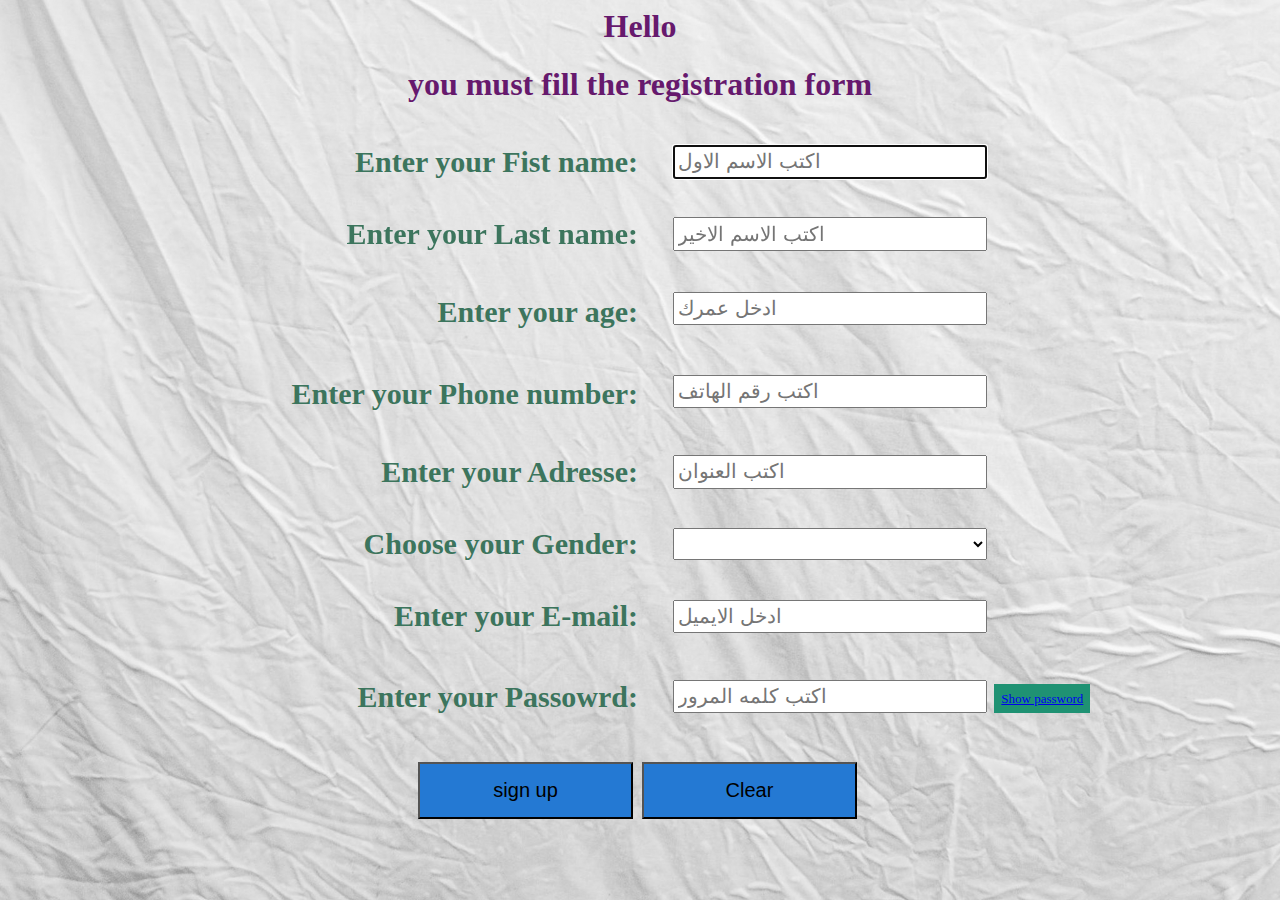
<file: index.html>
<html>
    <head>
        <meta charset="utf-8" content="width=device-width ,intial scale=1.0"name="registration">
        <title>registration page</title>
        <link rel="stylesheet" href="index.css">
    </head>
    <body>
        <h1>Hello</h1>
        <h1>you must fill the registration form</h1>
        <form name="form" onsubmit="return(validation())" action="index1.html">
            <table>
                <tr>
                    <th> Enter your Fist name:</th>
                    <td>
                        <input type="text" class="t1" name="fname" id="fname"placeholder="اكتب الاسم الاول" autofocus="autofocus" required>
                    </td>
                </tr>
                <tr>
                    <th>Enter your Last name:</th>
                    <td>
                        <input type="text" class="t1" name="lname" id="lname" autofocus="autofocus" placeholder="اكتب الاسم الاخير"required>
                    </td>
                </tr>
                <tr>
                    <th>Enter your age:</th>
                    <td>
                        <input type="text" class="t1"name="age" id="age"autofocus="autofocus" placeholder="ادخل عمرك"required>
                        <div class="t1" id="div3"></div>
                    </td>
                </tr>
                <tr>
                    <th>Enter your Phone number:</th>
                    <td>
                        <input type="text" class="t1" name="number" id="number" autofocus="autofocus" maxlength="11" minlength="11"placeholder="اكتب رقم الهاتف"required>
                        <div id="div4" class="t1"></div>
                    </td>
                </tr>
                <tr>
                    <th>Enter your Adresse:</th>
                    <td>
                        <input type="text" class="t1" name="adresse"id="adresse" autofocus="autofocus" placeholder="اكتب العنوان"required>
                    </td>
                </tr>
                <tr>
                    <th>Choose your Gender:</th>
                    <td>
                        <select class="t1" name="select" id="select" autofocus="autofocus"required>
                            <option></option>
                            <option>Male</option>
                            <option>Female</option>
                        </select>
                    </td>
                </tr>
                <tr>
                    <th>Enter your E-mail:</th>
                    <td><input type="email" class="t1" name="email"id="email" autofocus="autofocus" placeholder="ادخل الايميل" required></td>
                </tr>
                <tr>
                    <th>Enter your Passowrd:</th>
                    <td>
                        <input type="password" class="t1" name="pass"id="pass" autofocus="autofocus"placeholder= "اكتب كلمه المرور" required>
                        <a href="#" id="span" style="padding: 7px;background-color: rgb(31, 146, 115);font-size: 13px;">Show password</a>
                        <div id="div8" class="t1"></div>
                    </td>
                </tr>
            </table><br>
            <div style="text-align: center;">
                <input type="submit" value="sign up" style="width: 17%; background-color: rgb(36, 121, 211); padding:15px; font-size: 20px;">
                <input type="reset" value="Clear" style="width: 17%; background-color: rgb(36, 121, 211); padding:15px; margin: 0 5px; font-size: 20px;">
            </div>
        </form>
        <script src="index.js"></script>
    </body>
</html>
</file>
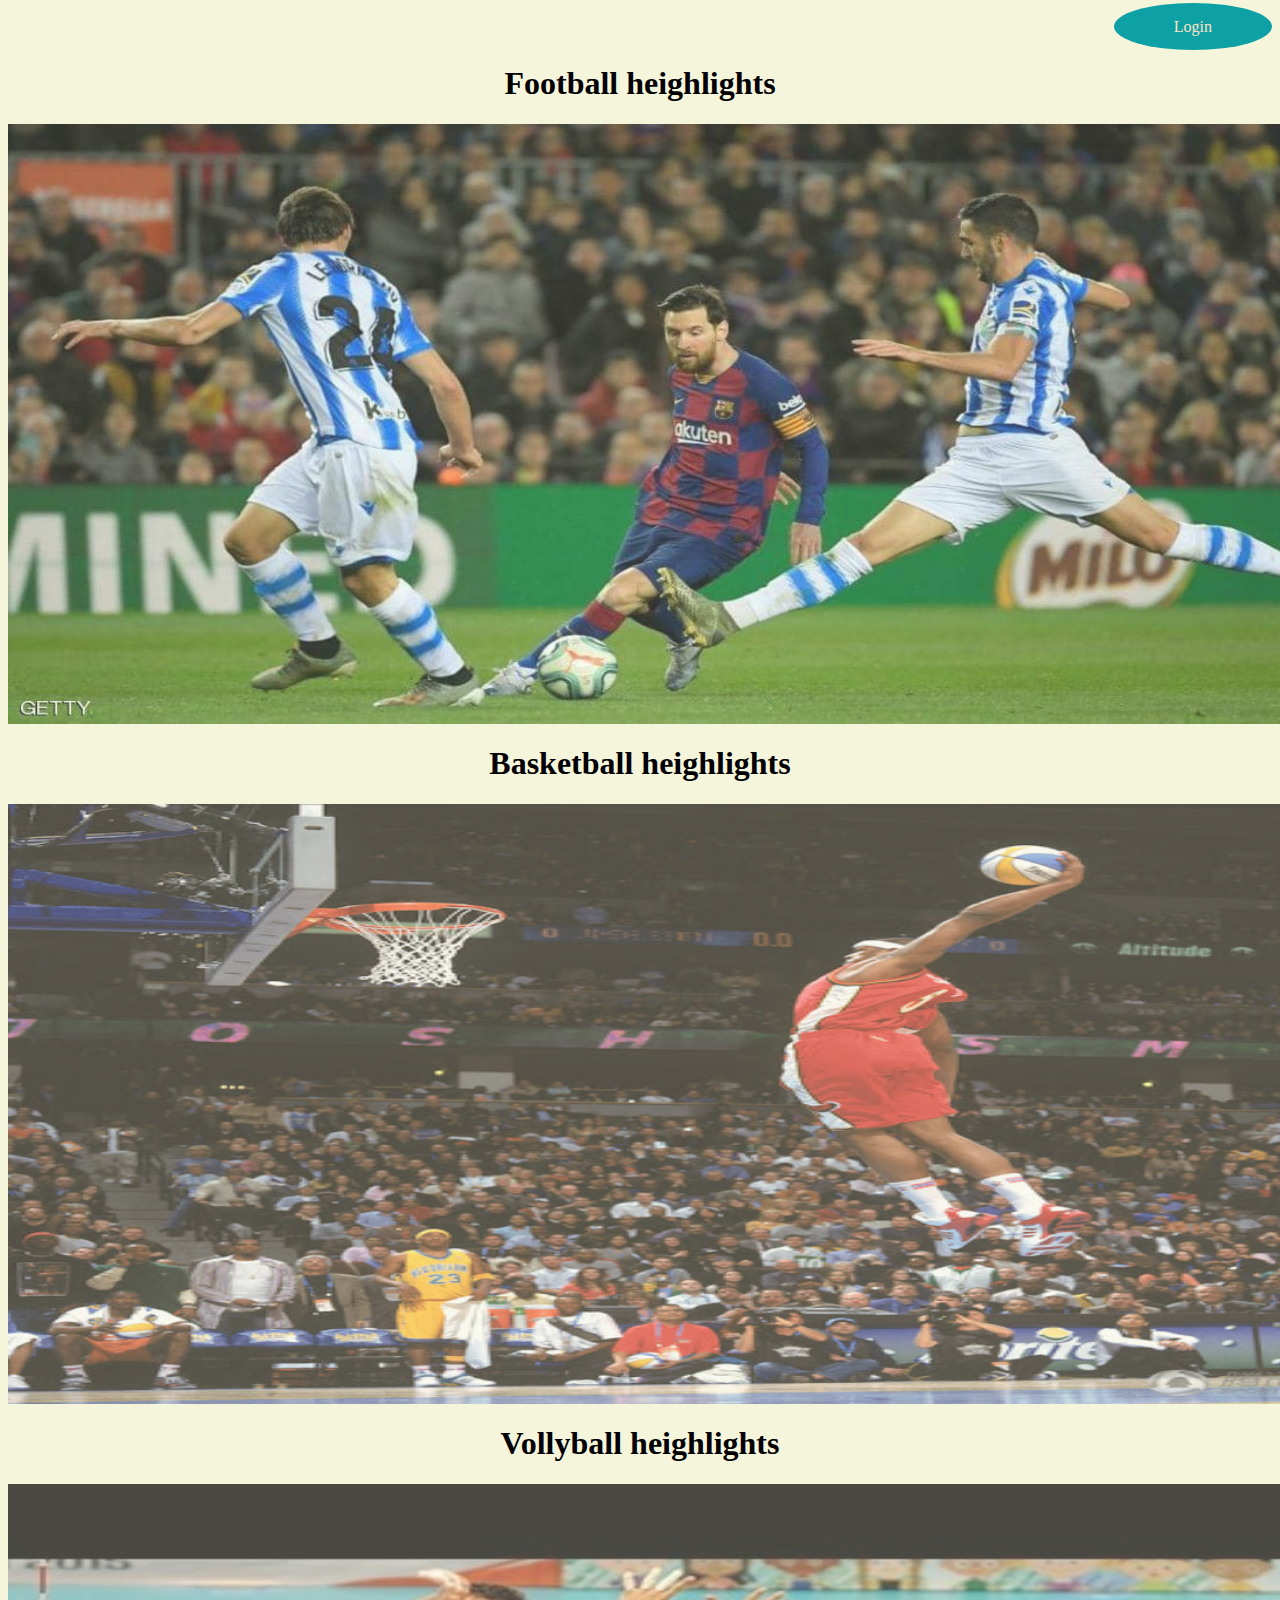
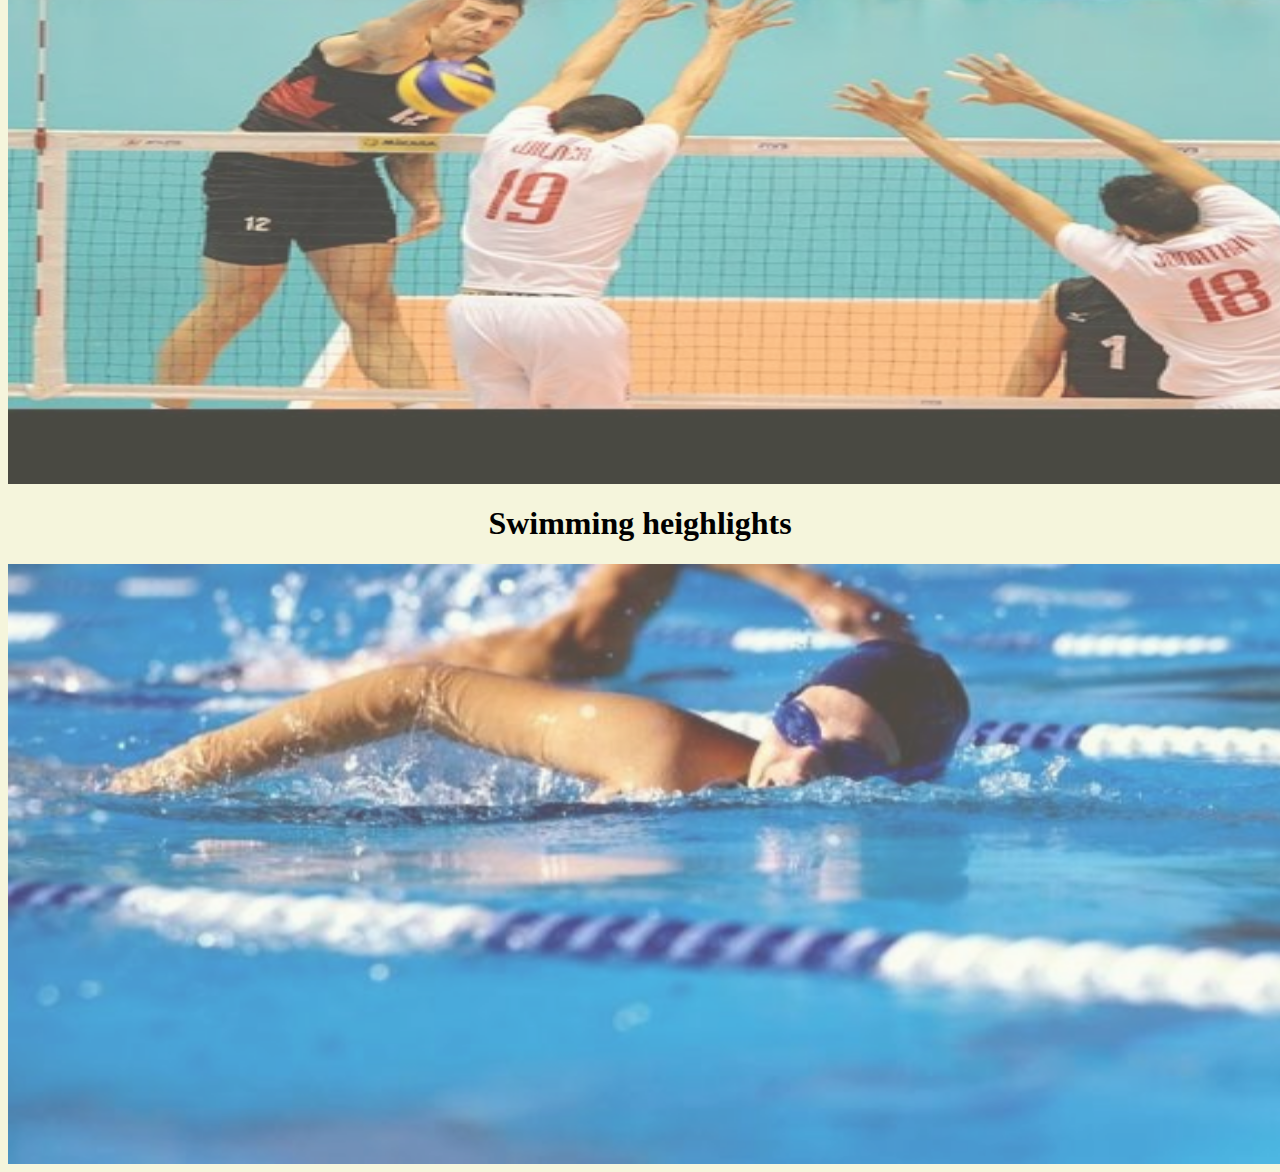
<file: Home.html>
<html>
    <head>
        <meta charset="utf-8" content="width=device-width ,intial scale=1.0"name="Home page">
        <title>Home page</title>
        <link rel="stylesheet" href="Home.css">
    </head>
    <body>
        <div class="login">
            <a href="index.html">Login</a>
        </div><br><br>
        <h1>Football heighlights</h1>
        <div class="slide1">
            <figure>
                <img src="football1.jpg">  
                <img src="football2.jpg">    
                <img src="football3.jpg">
                <img src="football5.jpg">
                <img src="football4.jpg">
            </figure>
        </div>
        <h1>Basketball heighlights</h1>
        <div class="slide2">
            <figure>
                <img src="basketball1.jpg">  
                <img src="basketball2.jpg">    
                <img src="basketball3.jpg">
                <img src="basketball4.jpg">
                <img src="basketball5.jpg">
            </figure>
        </div>
        <h1>Vollyball heighlights</h1>
        <div class="slide3">
            <figure>
                <img src="volyball1.jpg">  
                <img src="volyball2.jpg">    
                <img src="volyball3.jpg">
                <img src="volyball4.jpg">
                <img src="volyball5.jpg">
            </figure>
        </div>
        <h1>Swimming heighlights</h1>
        <div class="slide4">
            <figure>
                <img src="swimming1.jpg">  
                <img src="swimming2.jpg">    
                <img src="swimming3.jpg">
                <img src="swimming4.jpg">
                <img src="swimming5.jpg">
            </figure>
        </div>
    </body>
</html>
</file>
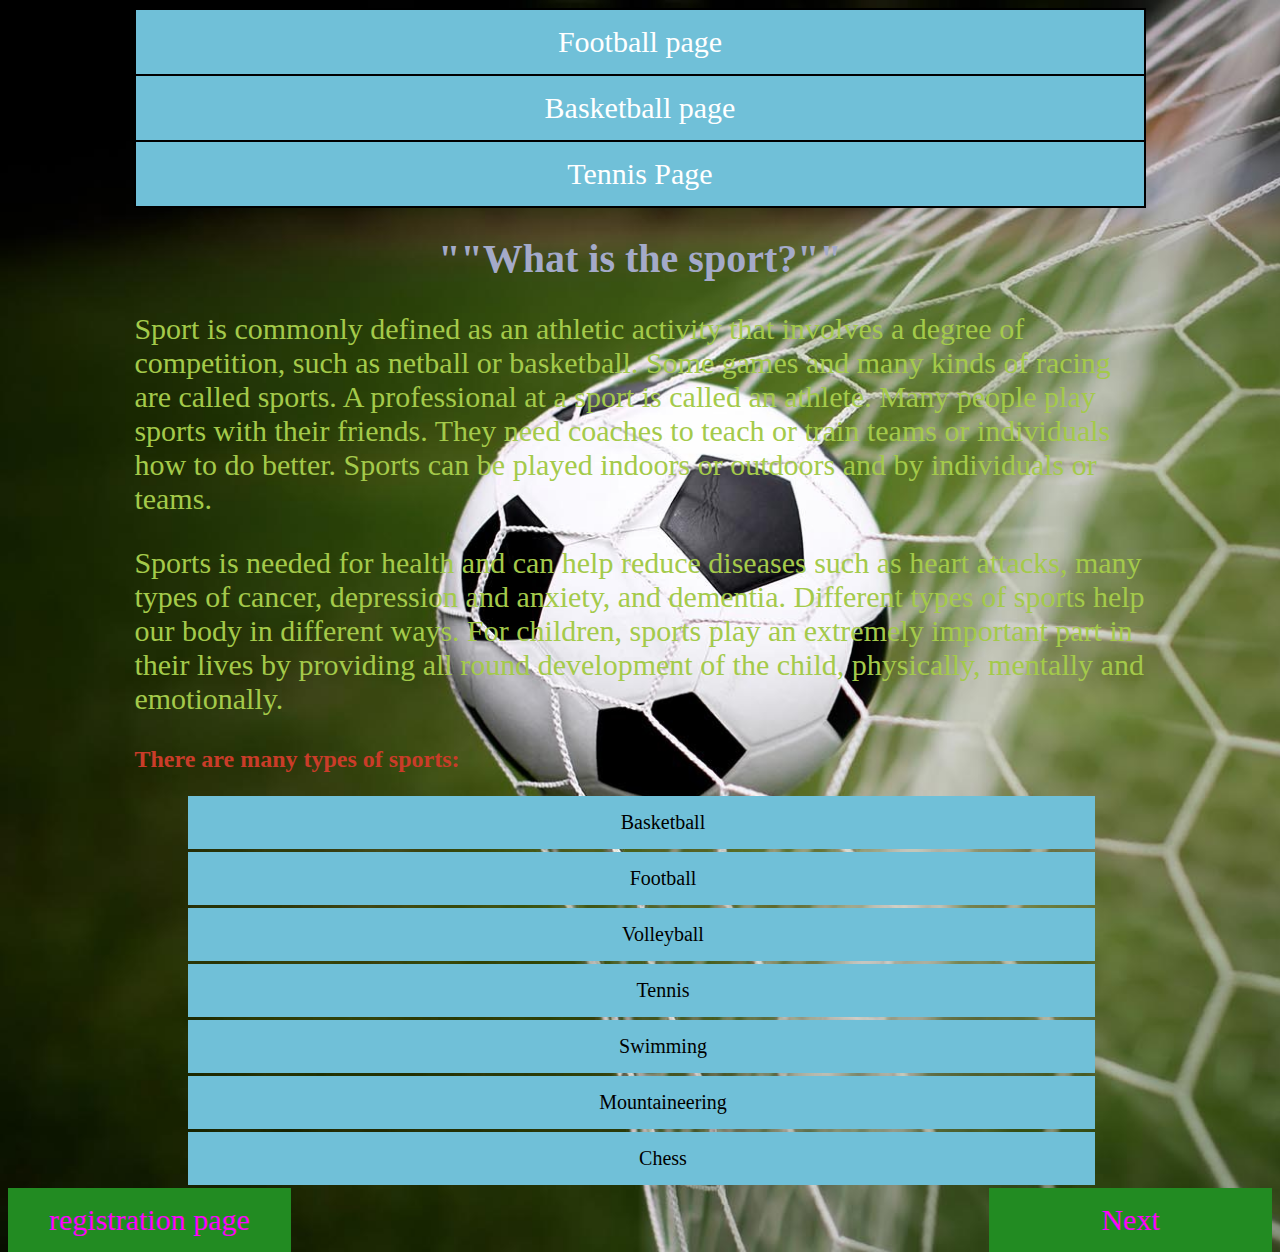
<file: index1.html>
<html>
    <head>
        <meta charset="utf-8" content="width=device-width ,intial scale=1.0"name="sport">
        <title>Sports page</title>
        <link rel="stylesheet" href="index1.css">
    </head>
    <body>
        <div class="main">
            <ul>
                <li><a href="index2.html">Football page</a></li>
                <li><a href="index3.html">Basketball page</a></li>
                <li><a href="index4.html">Tennis Page</a></li>
            </ul>
        </div>
        <div class="sport">
            <h1>""What is the sport?""</h1>
            <p>Sport is commonly defined as an athletic activity that involves a degree of competition, such as netball or basketball. Some games and many kinds of 
                racing are called sports. A professional at a sport is called an athlete. Many people play sports with their friends. They need coaches to teach or 
                train teams or individuals how to do better. Sports can be played indoors or outdoors and by individuals or teams.</p>

            <p>Sports is needed for health and can help reduce diseases such as heart attacks, many types of cancer, depression and anxiety, and dementia.
                Different types of sports help our body in different ways. For children, sports play an extremely important part in their lives by providing 
                all round development of the child, physically, mentally and emotionally.</p>
            <h2>There are many types of sports:</h2>
            <div class="type">
                <ul>
                    <li>Basketball</li>
                    <li>Football</li>
                    <li>Volleyball</li>
                    <li>Tennis</li>
                    <li>Swimming</li>
                    <li>Mountaineering</li>
                    <li>Chess</li>
                </ul>
            </div>
        </div>
        <a class="link1" href="index2.html">Next</a>
        <a class="link2" href="index.html">registration page</a>
    </body>
</html>
</file>
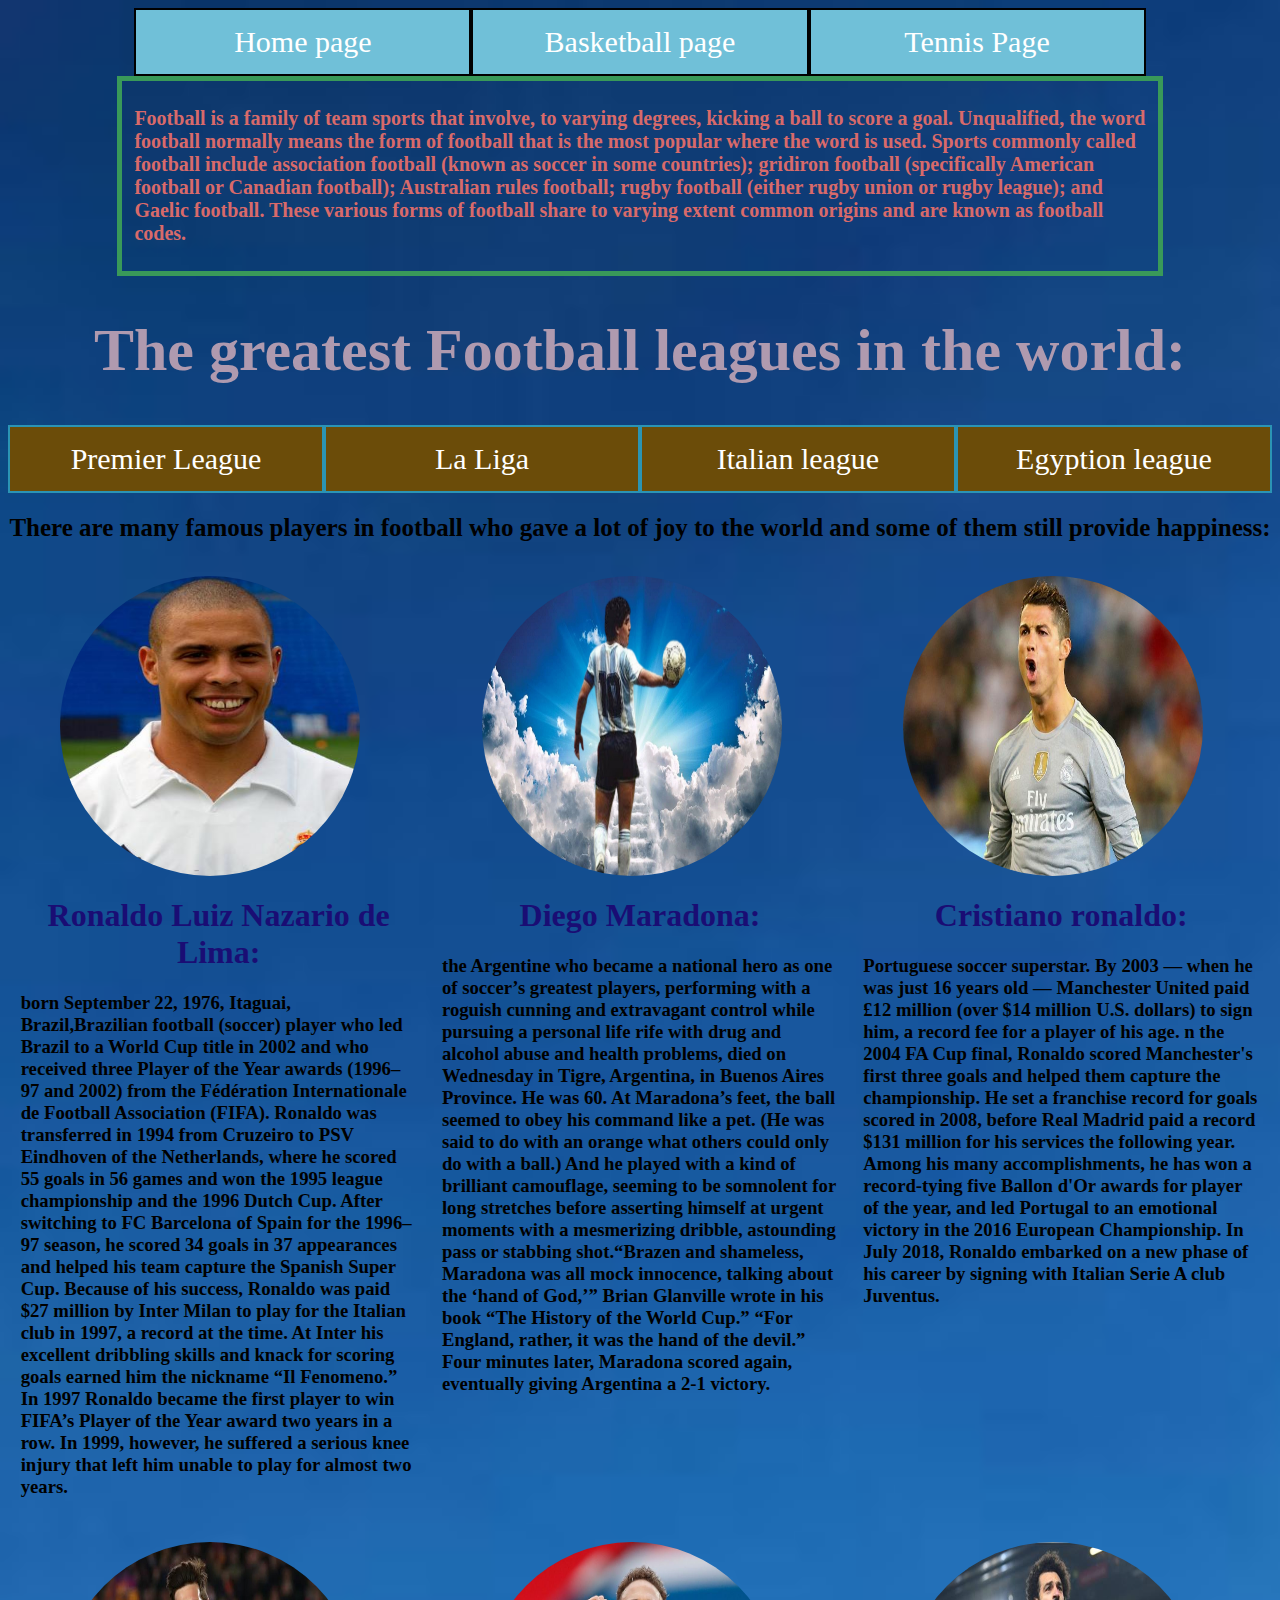
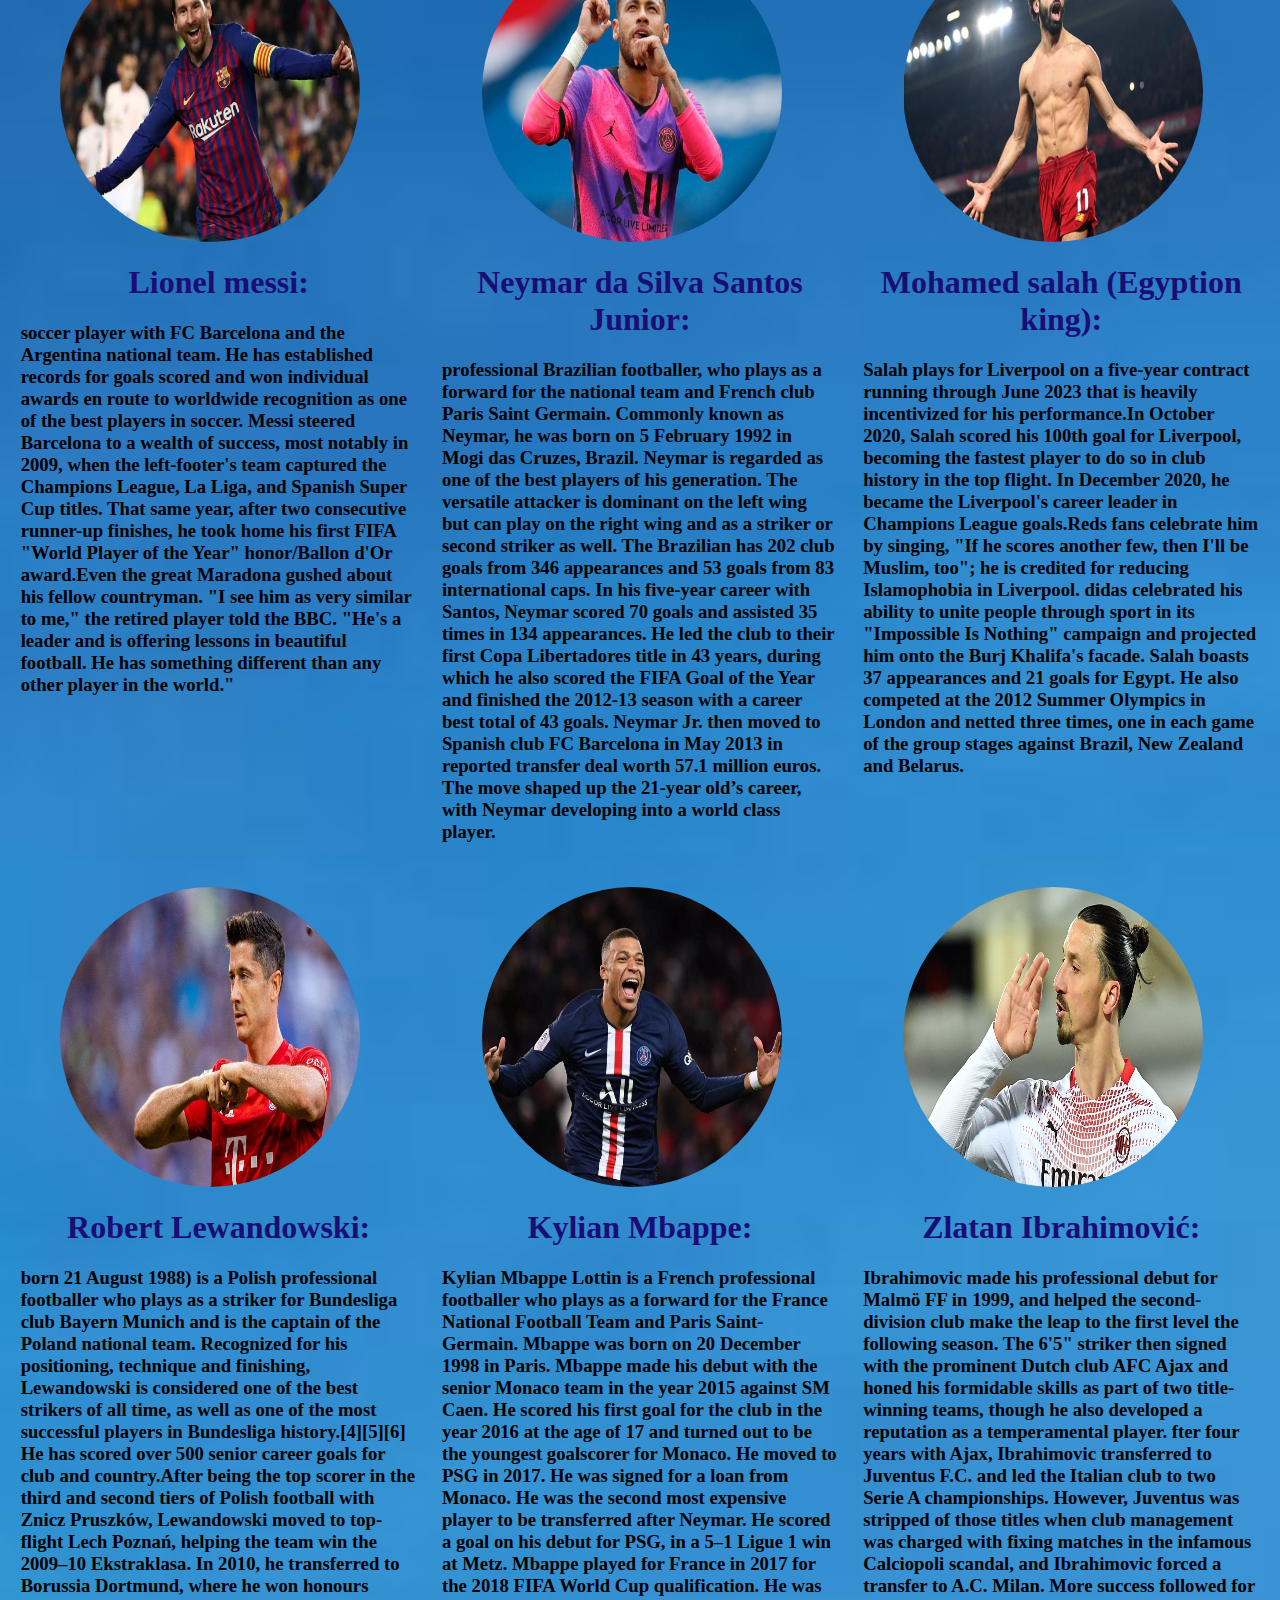
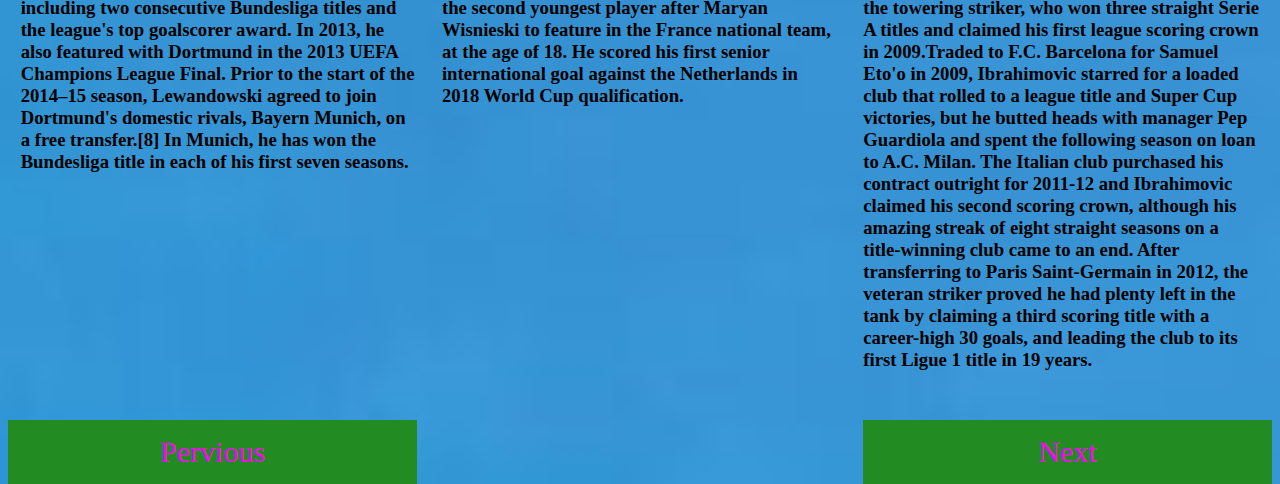
<file: index2.html>
<html>
    <head>
        <meta charset="utf-8" content="width=device-width ,intial scale=1.0"name="Football">
        <title>Football page</title>
        <link rel="stylesheet" href="index2.css">
    </head>
    <body>
        <div class="first">
            <ul>
                <li class="max"><a href="index1.html">Home page</a></li>
                <li class="max"><a href="index3.html">Basketball page</a></li>
                <li class="max"><a href="index4.html">Tennis Page</a></li>
            </ul>
        </div>
        <div style="width: 80%; margin: auto; font-size: 10px; border: 5px solid rgb(57, 153, 89);padding: 1%;color: rgb(216, 106, 106);" class="image">
            <h1>Football is a family of team sports that involve, to varying degrees, kicking a ball to score a goal. Unqualified, the word football normally means
                the form of football that is the most popular where the word is used. Sports commonly called football include association football 
                (known as soccer in some countries); gridiron football (specifically American football or Canadian football); Australian rules football; rugby football 
                (either rugby union or rugby league); and Gaelic football. These various forms of football share to varying extent common origins and are known as 
                football codes.</h1>
        </div>
        <div class="leagues">
            <h1 style="text-align: center; color: rgb(175, 154, 175);">The greatest Football leagues in the world:</h1>
            <ul>
                <li class="teams"><a a href="#">Premier League</a>
                    <ul class="ulteams">
                        <li style="width: 100%;"><a href="https://www.manutd.com/ar">Manchester United</a></li>
                        <li style="width: 100%;"><a href="https://arabic.liverpoolfc.com/">Liverpool</a></li>
                        <li style="width: 100%;"><a href="https://www.arsenal.com/">Arsenal</a></li>
                        <li style="width: 100%;"><a href="https://ar.mancity.com/">Manchester City</a></li>
                        <li style="width: 100%;"><a href="https://www.chelseafc.com/en">Chelsea</a></li>
                    </ul>
                </li>
                <li class="teams"><a a href="#">La Liga</a>
                    <ul class="ulteams">
                        <li style="width: 100%;"><a href="https://www.realmadrid.com/en">Real Madrid</a></li>
                        <li style="width: 100%;"><a href="https://www.fcbarcelona.com/en/">Barcelona</a></li>
                        <li style="width: 100%;"><a href="https://en.atleticodemadrid.com/">Atletico Madrid</a></li>
                        <li style="width: 100%;"><a href="https://www.getafecf.com/">Getafe</a></li>
                        <li style="width: 100%;"><a href="https://www.realsociedad.eus/">Real socidad</a></li>
                    </ul>
                </li>
                <li class="teams"><a a href="#">Italian league</a>
                    <ul class="ulteams">
                        <li style="width: 100%;"><a href="https://www.inter.it/en">inter milan</a></li>
                        <li style="width: 100%;"><a href="https://www.juventus.com/ar/">Juventus</a></li>
                        <li style="width: 100%;"><a href="https://www.acmilan.com/en">AC Milan</a></li>
                        <li style="width: 100%;"><a href="https://www.sscnapoli.it/static/default/Home-3.aspx?lingua=en-EN">Napoli</a></li>
                        <li style="width: 100%;"><a href="https://www.asroma.com/ar/">Roma</a></li>
                    </ul>
                </li>
                <li class="teams"><a href="#">Egyption league</a>
                    <ul class="ulteams">
                        <li style="width: 100%;"><a href="https://www.alahlyegypt.com/ar">Alahly</a></li>
                        <li style="width: 100%;"><a href="http://el-zamalek.com/">Zamalk</a></li>
                        <li style="width: 100%;"><a href="http://almasryclub.com/">Masry</a></li>
                        <li style="width: 100%;"><a href="https://enppiclub.org/">Enpi</a></li>
                        <li style="width: 100%;"><a href="https://www.ismailyclub.org/">Ismaili</a></li>
                    </ul>
                </li>
            </ul>
        </div>
        <h2>There are many famous players in football who gave a lot of joy to the world and some of them still provide happiness:</h2>
        <div class="main">
            <div class="seconed">
                <img src="ronaldo.jpg" alt="ronaldo"name="ronaldo" width="300px" height="300px">
                <h1>Ronaldo Luiz Nazario de Lima:</h1>
                <h3>born September 22, 1976, Itaguai, Brazil,Brazilian football (soccer) player who led Brazil to a World Cup title in 2002 and who received three 
                    Player of the Year awards (1996–97 and 2002) from the Fédération Internationale de Football Association (FIFA). Ronaldo was transferred in 
                    1994 from Cruzeiro to PSV Eindhoven of the Netherlands, where he scored 55 goals in 56 games and won the 1995 league championship and the 
                    1996 Dutch Cup. After switching to FC Barcelona of Spain for the 1996–97 season, he scored 34 goals in 37 appearances and helped his team 
                    capture the Spanish Super Cup. Because of his success, Ronaldo was paid $27 million by Inter Milan to play for the Italian club in 1997, a 
                    record at the time. At Inter his excellent dribbling skills and knack for scoring goals earned him the nickname “Il Fenomeno.” In 1997 Ronaldo
                    became the first player to win FIFA’s Player of the Year award two years in a row. In 1999, however, he suffered a serious knee injury that left
                     him unable to play for almost two years.</h3>
            </div>

            <div class="seconed">
                <img src="maradona.jpg" alt="maradona" name="maradona" width="300px" height="300px">
                <h1>Diego Maradona:</h1>
                <h3>the Argentine who became a national hero as one of soccer’s greatest players, performing with a roguish cunning and extravagant control 
                    while pursuing a personal life rife with drug and alcohol abuse and health problems, died on Wednesday in Tigre, Argentina, in Buenos Aires 
                    Province. He was 60. At Maradona’s feet, the ball seemed to obey his command like a pet. (He was said to do with an orange what others could only 
                    do with a ball.) And he played with a kind of brilliant camouflage, seeming to be somnolent for long stretches before asserting himself at urgent 
                    moments with a mesmerizing dribble, astounding pass or stabbing shot.“Brazen and shameless, Maradona was all mock innocence, talking about the 
                    ‘hand of God,’” Brian Glanville wrote in his book “The History of the World Cup.” “For England, rather, it was the hand of the devil.”
                     Four minutes later, Maradona scored again, eventually giving Argentina a 2-1 victory. </h3>
            </div>

            <div class="seconed">
                <img src="cristiano.jpg" width="300px" height="300px" alt="cristiano" name="cristiano">
                <h1>Cristiano ronaldo:</h1>
                <h3>Portuguese soccer superstar. By 2003 — when he was just 16 years old — Manchester United paid £12 million (over $14 million U.S. dollars) to 
                    sign him, a record fee for a player of his age. n the 2004 FA Cup final, Ronaldo scored Manchester's first three goals and helped them capture 
                    the championship. He set a franchise record for goals scored in 2008, before Real Madrid paid a record $131 million for his services the following 
                    year. Among his many accomplishments, he has won a record-tying five Ballon d'Or awards for player of the year, and led Portugal to an emotional 
                    victory in the 2016 European Championship. In July 2018, Ronaldo embarked on a new phase of his career by signing with Italian Serie A club 
                    Juventus.</h3>
            </div>

            <div class="seconed">
                <img src="messi.jpg" alt="messi" name="messi" width="300px" height="300px">
                <h1>Lionel messi:</h1>
                <h3>soccer player with FC Barcelona and the Argentina national team. He has established records for goals scored and won individual awards en
                     route to worldwide recognition as one of the best players in soccer. Messi steered Barcelona to a wealth of success, most notably in 2009, 
                     when the left-footer's team captured the Champions League, La Liga, and Spanish Super Cup titles. That same year, after two consecutive runner-up 
                     finishes, he took home his first FIFA "World Player of the Year" honor/Ballon d'Or award.Even the great Maradona gushed about his fellow countryman.
                     "I see him as very similar to me," the retired player told the BBC. "He's a leader and is offering lessons in beautiful football. He has something 
                     different than any other player in the world."</h3>
            </div>

            <div class="seconed">
                <img src="nymar.jpg" alt="nymar" name="nymar" width="300px" height="300px">
                <h1>Neymar da Silva Santos Junior:</h1>
                <h3>professional Brazilian footballer, who plays as a forward for the national team and French club Paris Saint Germain. Commonly known as Neymar,
                     he was born on 5 February 1992 in Mogi das Cruzes, Brazil. Neymar is regarded as one of the best players of his generation. The versatile 
                     attacker is dominant on the left wing but can play on the right wing and as a striker or second striker as well. The Brazilian has 202 club 
                     goals from 346 appearances and 53 goals from 83 international caps. In his five-year career with Santos, Neymar scored 70 goals and assisted 
                     35 times in 134 appearances. He led the club to their first Copa Libertadores title in 43 years, during which he also scored the FIFA Goal of 
                     the Year and finished the 2012-13 season with a career best total of 43 goals. Neymar Jr. then moved to Spanish club FC Barcelona in May 2013 in
                      reported transfer deal worth 57.1 million euros. The move shaped up the 21-year old’s career, with Neymar developing into a world class player. 
                      </h3>
            </div>

            <div class="seconed">
                <img src="mohamed.jpg" alt="mohamed salah" name="mohamed salah" width="300px" height="300px">
                <h1>Mohamed salah (Egyption king):</h1>
                <h3>Salah plays for Liverpool on a five-year contract running through June 2023 that is heavily incentivized for his performance.In October 2020,
                     Salah scored his 100th goal for Liverpool, becoming the fastest player to do so in club history in the top flight. In December 2020, he became 
                     the Liverpool's career leader in Champions League goals.Reds fans celebrate him by singing, "If he scores another few, then I'll be Muslim, too"; 
                     he is credited for reducing Islamophobia in Liverpool. didas celebrated his ability to unite people through sport in its "Impossible Is Nothing" 
                     campaign and projected him onto the Burj Khalifa's facade. Salah boasts 37 appearances and 21 goals for Egypt. He also competed at the 2012 Summer
                      Olympics in London and netted three times, one in each game of the group stages against Brazil, New Zealand and Belarus.</h3>
            </div>

            <div class="seconed">
                <img src="lewa.jpg" alt="lewandowski" name="lewandowski" width="300px" height="300px">
                <h1>Robert Lewandowski:</h1>
                <h3>born 21 August 1988) is a Polish professional footballer who plays as a striker for Bundesliga club Bayern Munich and is the captain of the Poland
                     national team. Recognized for his positioning, technique and finishing, Lewandowski is considered one of the best strikers of all time, as well
                    as one of the most successful players in Bundesliga history.[4][5][6] He has scored over 500 senior career goals for club and country.After being
                    the top scorer in the third and second tiers of Polish football with Znicz Pruszków, Lewandowski moved to top-flight Lech Poznań, helping the team
                    win the 2009–10 Ekstraklasa. In 2010, he transferred to Borussia Dortmund, where he won honours including two consecutive Bundesliga titles and the
                    league's top goalscorer award. In 2013, he also featured with Dortmund in the 2013 UEFA Champions League Final. Prior to the start of the 2014–15
                    season, Lewandowski agreed to join Dortmund's domestic rivals, Bayern Munich, on a free transfer.[8] In Munich, he has won the Bundesliga title in
                    each of his first seven seasons.</h3>
            </div>

            <div class="seconed">
                <img src="mbappe.jpg" alt="mbappe" name="mbappe" width="300px" height="300px">
                <h1>Kylian Mbappe:</h1>
                <h3>Kylian Mbappe Lottin is a French professional footballer who plays as a forward for the France National Football Team and Paris Saint-Germain. 
                    Mbappe was born on 20 December 1998 in Paris. Mbappe made his debut with the senior Monaco team in the year 2015 against SM Caen. He scored his
                    first goal for the club in the year 2016 at the age of 17 and turned out to be the youngest goalscorer for Monaco. He moved to PSG in 2017.
                    He was signed for a loan from Monaco. He was the second most expensive player to be transferred after Neymar. He scored a goal on his debut for
                    PSG, in a 5–1 Ligue 1 win at Metz. Mbappe played for France in 2017 for the 2018 FIFA World Cup qualification. He was the second youngest player
                    after Maryan Wisnieski to feature in the France national team, at the age of 18. He scored his first senior international goal against
                     the Netherlands in 2018 World Cup qualification.</h3>
            </div>

            <div class="seconed" id="ibrahimovic">
                <img src="ibrahimovic.jpg" alt="ibrahimovic" name="ibrahimovic" width="300px" height="300px">
                <h1>Zlatan Ibrahimović:</h1>
                <h3>Ibrahimovic made his professional debut for Malmö FF in 1999, and helped the second-division club make the leap to the first level the following
                    season. The 6'5" striker then signed with the prominent Dutch club AFC Ajax and honed his formidable skills as part of two title-winning teams,
                    though he also developed a reputation as a temperamental player. fter four years with Ajax, Ibrahimovic transferred to Juventus F.C. and led the
                     Italian club to two Serie A championships. However, Juventus was stripped of those titles when club management was charged with fixing matches 
                    in the infamous Calciopoli scandal, and Ibrahimovic forced a transfer to A.C. Milan. More success followed for the towering striker, who won three
                    straight Serie A titles and claimed his first league scoring crown in 2009.Traded to F.C. Barcelona for Samuel Eto'o in 2009, Ibrahimovic starred
                    for a loaded club that rolled to a league title and Super Cup victories, but he butted heads with manager Pep Guardiola and spent the following
                     season on loan to A.C. Milan. The Italian club purchased his contract outright for 2011-12 and Ibrahimovic claimed his second scoring crown,
                    although his amazing streak of eight straight seasons on a title-winning club came to an end. After transferring to Paris Saint-Germain
                    in 2012, the veteran striker proved he had plenty left in the tank by claiming a third scoring title with a career-high 30 goals, and 
                    leading the club to its first Ligue 1 title in 19 years.</h3>
            </div>
        </div><br>
        <a class="link1" href="index3.html">Next</a>
        <a class="link2" href="index1.html">Pervious</a>
    </body>
</html>
</file>
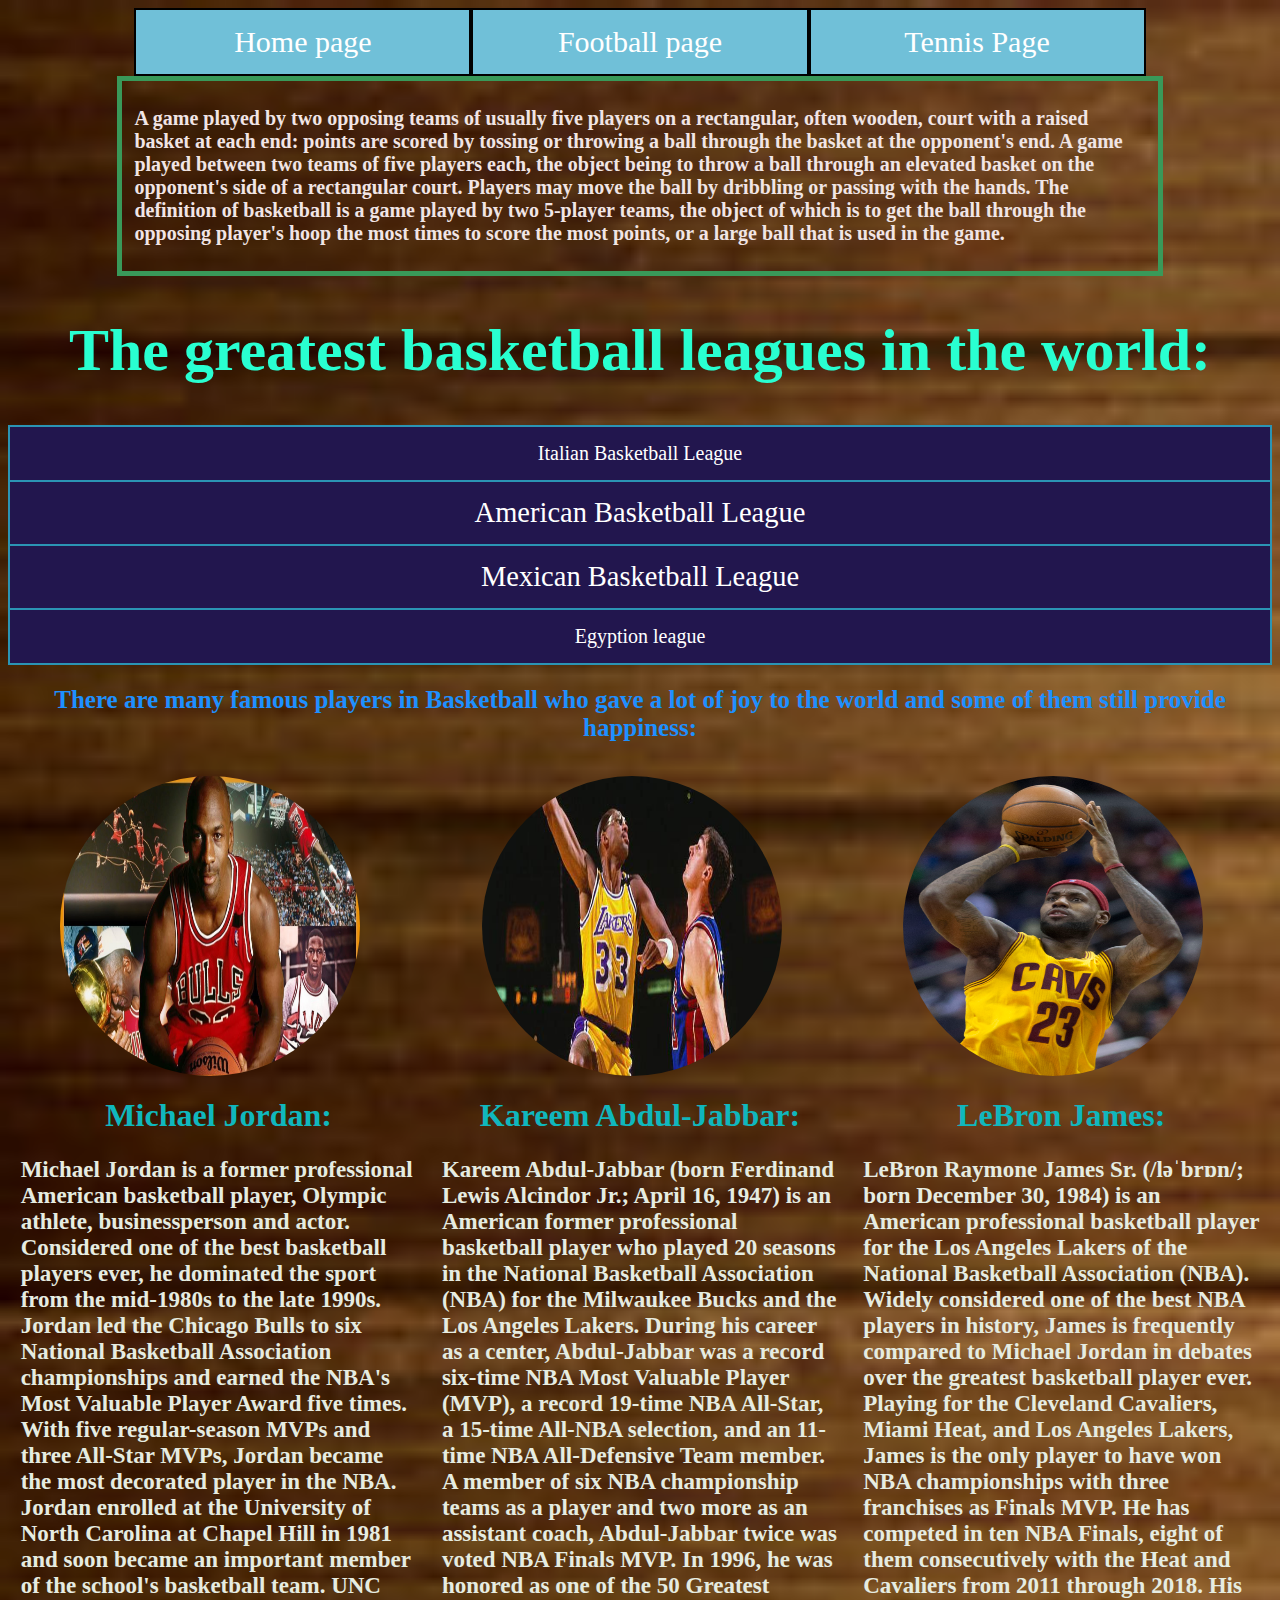
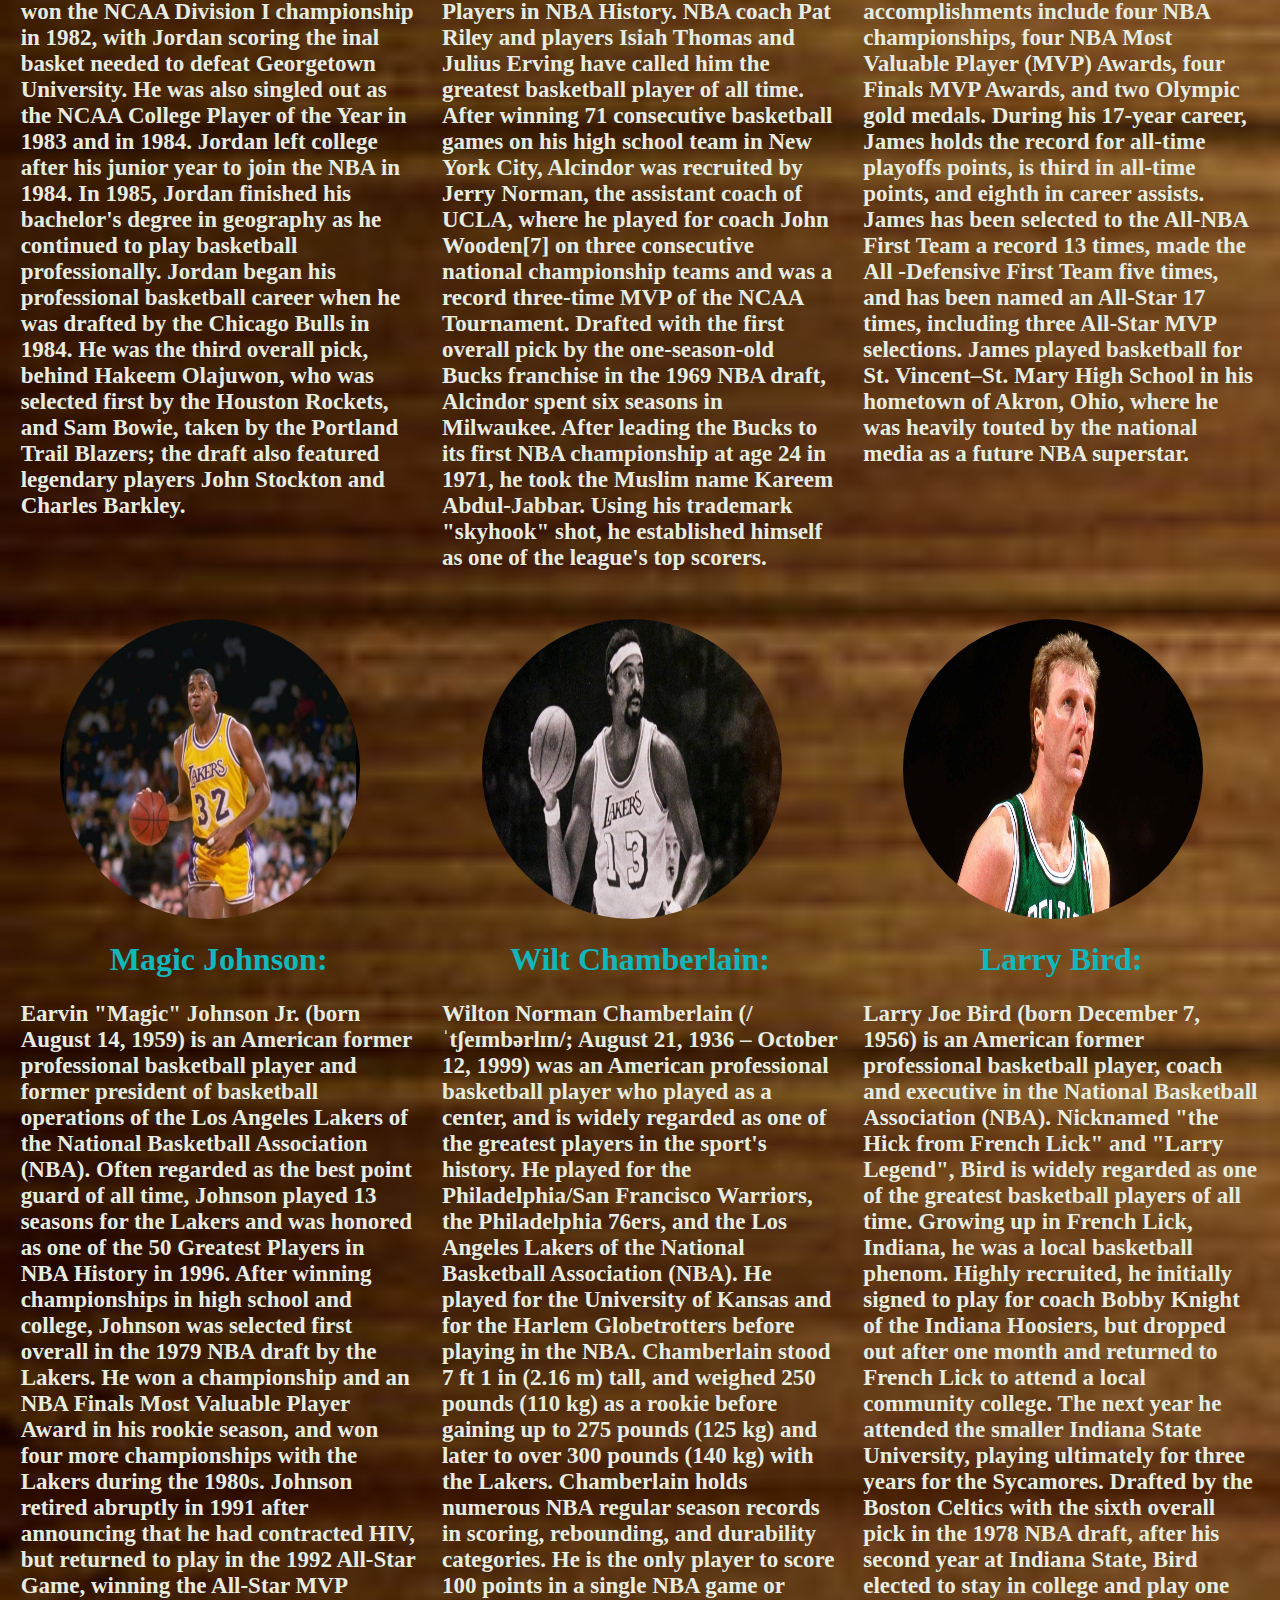
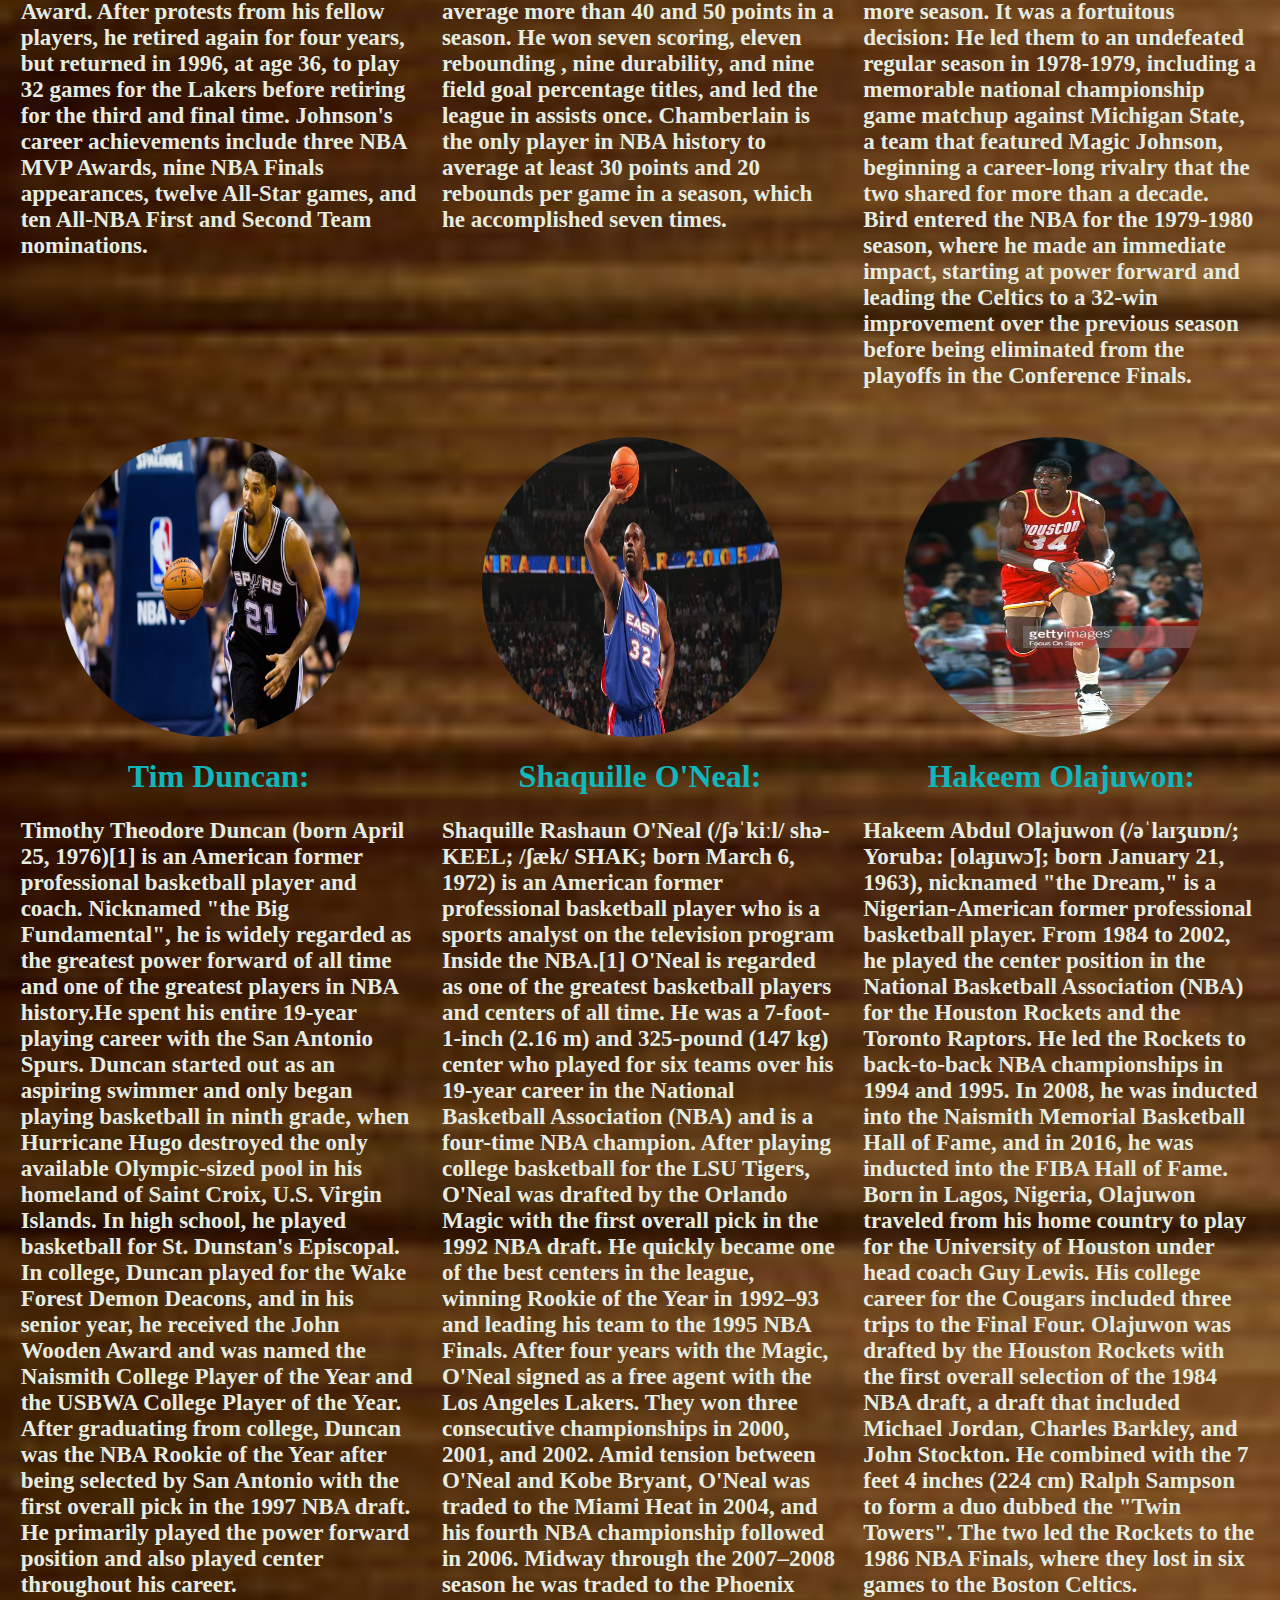
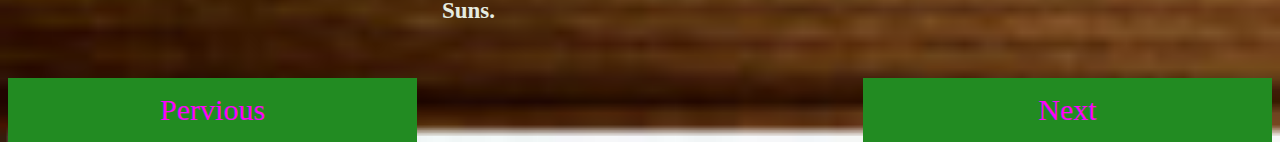
<file: index3.html>
<html>
    <head>
        <meta charset="utf-8" content="width=device-width ,intial scale=1.0"name="Basketball">
        <title>Basketball page</title>
        <link rel="stylesheet" href="index3.css">
    </head>
    <body>
        <div class="first">
            <ul>
                <li class="max"><a href="index1.html">Home page</a></li>
                <li class="max"><a href="index2.html">Football page</a></li>
                <li class="max"><a href="index4.html">Tennis Page</a></li>
            </ul>
        </div>
        <div style="width: 80%; margin: auto; font-size: 10px; border: 5px solid rgb(57, 153, 89);padding: 1%;color:rgb(241, 229, 229);" class="image">
            <h1>A game played by two opposing teams of usually five players on a rectangular, often wooden, court with a raised basket at each end: points are 
                scored by tossing or throwing a ball through the basket at the opponent's end. A game played between two teams of five players each, the object 
                being to throw a ball through an elevated basket on the opponent's side of a rectangular court. Players may move the ball by dribbling or passing 
                with the hands. The definition of basketball is a game played by two 5-player teams, the object of which is to get the ball through the opposing
                 player's hoop the most times to score the most points, or a large ball that is used in the game.</h1>
        </div>
        <div class="leagues">
            <h1 style="text-align: center; color: rgb(41, 255, 209);">The greatest basketball leagues in the world:</h1>
            <div class="divlist">
                <ul>
                    <li class="teams"><a a href="https://www.kooora.com/?c=20976">Italian Basketball League</a></li>
                    <li style="font-size: 28.5px;" class="teams"><a a href="https://www.kooora.com/?c=21451">American Basketball League</a></li>
                    <li style="font-size: 28.5px;" class="teams"><a a href="https://www.kooora.com/?c=11070">Mexican Basketball League</a></li>
                    <li class="teams"><a href="https://egypt.basketball/table/%D8%A8%D8%B7%D9%88%D9%84%D8%A9-%D8%A7%D9%84%D8%AF%D9%88%D8%B1%D9%89-%D8%A7%D9%84%D8%B9%D8%A7%D9%85-%D8%A7%D9%84%D9%85%D9%85%D8%AA%D8%A7%D8%B2-%D8%A3/">Egyption league</a></li>
                </ul>
            </div>
        </div>
        <h2>There are many famous players in Basketball who gave a lot of joy to the world and some of them still provide happiness:</h2>
        <div class="main">
            <div class="seconed">
                <img src="mickel.jpg" alt="Michael"name="Michael" width="300px" height="300px">
                <h1>Michael Jordan:</h1>
                <h3>Michael Jordan is a former professional American basketball player, Olympic athlete, businessperson and actor. Considered one of the best
                    basketball players ever, he dominated the sport from the mid-1980s to the late 1990s. Jordan led the Chicago Bulls to six National Basketball
                    Association championships and earned the NBA's Most Valuable Player Award five times. With five regular-season MVPs and three All-Star MVPs,
                     Jordan became the most decorated player in the NBA. Jordan enrolled at the University of North Carolina at Chapel Hill in 1981 and soon
                     became an important member of the school's basketball team. UNC won the NCAA Division I championship in 1982, with Jordan scoring the
                     inal basket needed to defeat Georgetown University. He was also singled out as the NCAA College Player of the Year in 1983 and in 1984.
                      Jordan left college after his junior year to join the NBA in 1984. In 1985, Jordan finished his bachelor's degree in geography as he
                     continued to play basketball professionally. Jordan began his professional basketball career when he was drafted by the Chicago Bulls
                     in 1984. He was the third overall pick, behind Hakeem Olajuwon, who was selected first by the Houston Rockets, and Sam Bowie, taken
                     by the Portland Trail Blazers; the draft also featured legendary players John Stockton and Charles Barkley.</h3>
            </div>

            <div class="seconed">
                <img src="karim.jpg" alt="karim" name="karim" width="300px" height="300px">
                <h1>Kareem Abdul-Jabbar:</h1>
                <h3>Kareem Abdul-Jabbar (born Ferdinand Lewis Alcindor Jr.; April 16, 1947) is an American former professional basketball player who played 20 seasons
                     in the National Basketball Association (NBA) for the Milwaukee Bucks and the Los Angeles Lakers. During his career as a center, Abdul-Jabbar was
                     a record six-time NBA Most Valuable Player (MVP), a record 19-time NBA All-Star, a 15-time All-NBA selection, and an 11-time NBA All-Defensive 
                     Team member. A member of six NBA championship teams as a player and two more as an assistant coach, Abdul-Jabbar twice was voted NBA Finals MVP. 
                    In 1996, he was honored as one of the 50 Greatest Players in NBA History. NBA coach Pat Riley and players Isiah Thomas and Julius Erving have
                    called him the greatest basketball player of all time. After winning 71 consecutive basketball games on his high school team in New York City,
                    Alcindor was recruited by Jerry Norman, the assistant coach of UCLA, where he played for coach John Wooden[7] on three consecutive national
                    championship teams and was a record three-time MVP of the NCAA Tournament. Drafted with the first overall pick by the one-season-old Bucks
                     franchise in the 1969 NBA draft, Alcindor spent six seasons in Milwaukee. After leading the Bucks to its first NBA championship at age 24 
                    in 1971, he took the Muslim name Kareem Abdul-Jabbar. Using his trademark "skyhook" shot, he established himself as one of the league's top
                    scorers.</h3>
            </div>

            <div class="seconed">
                <img src="lipron.jpg" width="300px" height="300px" alt="LeBron" name="LeBron">
                <h1>LeBron James:</h1>
                <h3>LeBron Raymone James Sr. (/ləˈbrɒn/; born December 30, 1984) is an American professional basketball player for the Los Angeles Lakers of the
                    National Basketball Association (NBA). Widely considered one of the best NBA players in history, James is frequently compared to Michael Jordan
                    in debates over the greatest basketball player ever. Playing for the Cleveland Cavaliers, Miami Heat, and Los Angeles Lakers, James is the
                    only player to have won NBA championships with three franchises as Finals MVP. He has competed in ten NBA Finals, eight of them consecutively
                    with the Heat and Cavaliers from 2011 through 2018. His accomplishments include four NBA championships, four NBA Most Valuable Player (MVP)
                    Awards, four Finals MVP Awards, and two Olympic gold medals. During his 17-year career, James holds the record for all-time playoffs points,
                    is third in all-time points, and eighth in career assists. James has been selected to the All-NBA First Team a record 13 times, made the All
                    -Defensive First Team five times, and has been named an All-Star 17 times, including three All-Star MVP selections. James played basketball
                    for St. Vincent–St. Mary High School in his hometown of Akron, Ohio, where he was heavily touted by the national media as a future NBA
                    superstar.</h3>
            </div>

            <div class="seconed">
                <img src="magic.jpg" alt="magic" name="magic" width="300px" height="300px">
                <h1>Magic Johnson:</h1>
                <h3>Earvin "Magic" Johnson Jr. (born August 14, 1959) is an American former professional basketball player and former president of basketball operations
                    of the Los Angeles Lakers of the National Basketball Association (NBA). Often regarded as the best point guard of all time, Johnson played
                    13 seasons for the Lakers and was honored as one of the 50 Greatest Players in NBA History in 1996. After winning championships in high school
                    and college, Johnson was selected first overall in the 1979 NBA draft by the Lakers. He won a championship and an NBA Finals Most Valuable Player
                    Award in his rookie season, and won four more championships with the Lakers during the 1980s. Johnson retired abruptly in 1991 after announcing
                    that he had contracted HIV, but returned to play in the 1992 All-Star Game, winning the All-Star MVP Award. After protests from his fellow
                    players, he retired again for four years, but returned in 1996, at age 36, to play 32 games for the Lakers before retiring for the third and
                    final time. Johnson's career achievements include three NBA MVP Awards, nine NBA Finals appearances, twelve All-Star games, and ten All-NBA
                    First and Second Team nominations.</h3>
            </div>

            <div class="seconed">
                <img src="welt.jpg" alt="Wilt" name="Wilt" width="300px" height="300px">
                <h1>Wilt Chamberlain:</h1>
                <h3>Wilton Norman Chamberlain (/ˈtʃeɪmbərlɪn/; August 21, 1936 – October 12, 1999) was an American professional basketball player who played as a
                     center, and is widely regarded as one of the greatest players in the sport's history.
                     He played for the Philadelphia/San Francisco Warriors, the Philadelphia 76ers, and the Los Angeles Lakers of the National Basketball
                    Association (NBA). He played for the University of Kansas and for the Harlem Globetrotters before playing in the NBA. Chamberlain stood
                    7 ft 1 in (2.16 m) tall, and weighed 250 pounds (110 kg) as a rookie before gaining up to 275 pounds (125 kg) and later to over 300 pounds
                    (140 kg) with the Lakers. Chamberlain holds numerous NBA regular season records in scoring, rebounding, and durability categories. He is the
                    only player to score 100 points in a single NBA game or average more than 40 and 50 points in a season. He won seven scoring, eleven rebounding
                    , nine durability, and nine field goal percentage titles, and led the league in assists once. Chamberlain is the only player in NBA history to
                    average at least 30 points and 20 rebounds per game in a season, which he accomplished seven times.</h3>
            </div>

            <div class="seconed">
                <img src="lary.jpg" alt="Larry" name="larry" width="300px" height="300px">
                <h1>Larry Bird:</h1>
                <h3>Larry Joe Bird (born December 7, 1956) is an American former professional basketball player, coach and executive in the National Basketball 
                    Association (NBA). Nicknamed "the Hick from French Lick" and "Larry Legend", Bird is widely regarded as one of the greatest basketball players
                    of all time. Growing up in French Lick, Indiana, he was a local basketball phenom. Highly recruited, he initially signed to play for coach Bobby
                    Knight of the Indiana Hoosiers, but dropped out after one month and returned to French Lick to attend a local community college. The next year
                    he attended the smaller Indiana State University, playing ultimately for three years for the Sycamores. Drafted by the Boston Celtics with
                    the sixth overall pick in the 1978 NBA draft, after his second year at Indiana State, Bird elected to stay in college and play one more
                    season. It was a fortuitous decision: He led them to an undefeated regular season in 1978-1979, including a memorable national championship
                    game matchup against Michigan State, a team that featured Magic Johnson, beginning a career-long rivalry that the two shared for more than
                    a decade. Bird entered the NBA for the 1979-1980 season, where he made an immediate impact, starting at power forward and leading
                    the Celtics to a 32-win improvement over the previous season before being eliminated from the playoffs in the Conference Finals.
                    </h3>
            </div>

            <div class="seconed">
                <img src="team.jpg" alt="Tim" name="Tim" width="300px" height="300px">
                <h1>Tim Duncan:</h1>
                <h3>Timothy Theodore Duncan (born April 25, 1976)[1] is an American former professional basketball player and coach. Nicknamed "the Big Fundamental",
                he is widely regarded as the greatest power forward of all time and one of the greatest players in NBA history.He spent his entire 19-year playing
                career with the San Antonio Spurs. Duncan started out as an aspiring swimmer and only began playing basketball in ninth grade, when Hurricane
                Hugo destroyed the only available Olympic-sized pool in his homeland of Saint Croix, U.S. Virgin Islands. In high school, he played basketball
                for St. Dunstan's Episcopal. In college, Duncan played for the Wake Forest Demon Deacons, and in his senior year, he received the John Wooden
                Award and was named the Naismith College Player of the Year and the USBWA College Player of the Year. After graduating from college,
                Duncan was the NBA Rookie of the Year after being selected by San Antonio with the first overall pick in the 1997 NBA draft. He primarily
                played the power forward position and also played center throughout his career.</h3>
            </div>

            <div class="seconed">
                <img src="shakel.jpg" alt="Shaquille" name="Shaquille" width="300px" height="300px">
                <h1>Shaquille O'Neal:</h1>
                <h3>Shaquille Rashaun O'Neal (/ʃəˈkiːl/ shə-KEEL; /ʃæk/ SHAK; born March 6, 1972) is an American former professional basketball player who is a sports
                analyst on the television program Inside the NBA.[1] O'Neal is regarded as one of the greatest basketball players and centers of all time.
                He was a 7-foot-1-inch (2.16 m) and 325-pound (147 kg) center who played for six teams over his 19-year career in the National Basketball
                Association (NBA) and is a four-time NBA champion. After playing college basketball for the LSU Tigers, O'Neal was drafted by the Orlando
                Magic with the first overall pick in the 1992 NBA draft. He quickly became one of the best centers in the league, winning Rookie of the Year
                in 1992–93 and leading his team to the 1995 NBA Finals. After four years with the Magic, O'Neal signed as a free agent with the Los Angeles 
                Lakers. They won three consecutive championships in 2000, 2001, and 2002. Amid tension between O'Neal and Kobe Bryant, O'Neal was traded to
                the Miami Heat in 2004, and his fourth NBA championship followed in 2006. Midway through the 2007–2008 season he was traded to the Phoenix
                Suns.</h3>
            </div>

            <div class="seconed" id="ibrahimovic">
                <img src="hakim.jpg" alt="hakim" name="hakim" width="300px" height="300px">
                <h1>Hakeem Olajuwon:</h1>
                <h3>Hakeem Abdul Olajuwon (/əˈlaɪʒuɒn/; Yoruba: [olaɟuwɔ̃]; born January 21, 1963), nicknamed "the Dream," is a Nigerian-American former professional
                 basketball player. From 1984 to 2002, he played the center position in the National Basketball Association (NBA) for the Houston Rockets and
                 the Toronto Raptors. He led the Rockets to back-to-back NBA championships in 1994 and 1995. In 2008, he was inducted into the Naismith Memorial
                 Basketball Hall of Fame, and in 2016, he was inducted into the FIBA Hall of Fame. Born in Lagos, Nigeria, Olajuwon traveled from his home country
                 to play for the University of Houston under head coach Guy Lewis. His college career for the Cougars included three trips to the Final Four.
                 Olajuwon was drafted by the Houston Rockets with the first overall selection of the 1984 NBA draft, a draft that included Michael Jordan,
                Charles Barkley, and John Stockton. He combined with the 7 feet 4 inches (224 cm) Ralph Sampson to form a duo dubbed the "Twin Towers".
                The two led the Rockets to the 1986 NBA Finals, where they lost in six games to the Boston Celtics.</h3>
            </div>
        </div><br>
        <a class="link1" href="index4.html">Next</a>
        <a class="link2" href="index2.html">Pervious</a>
    </body>
</html>
</file>
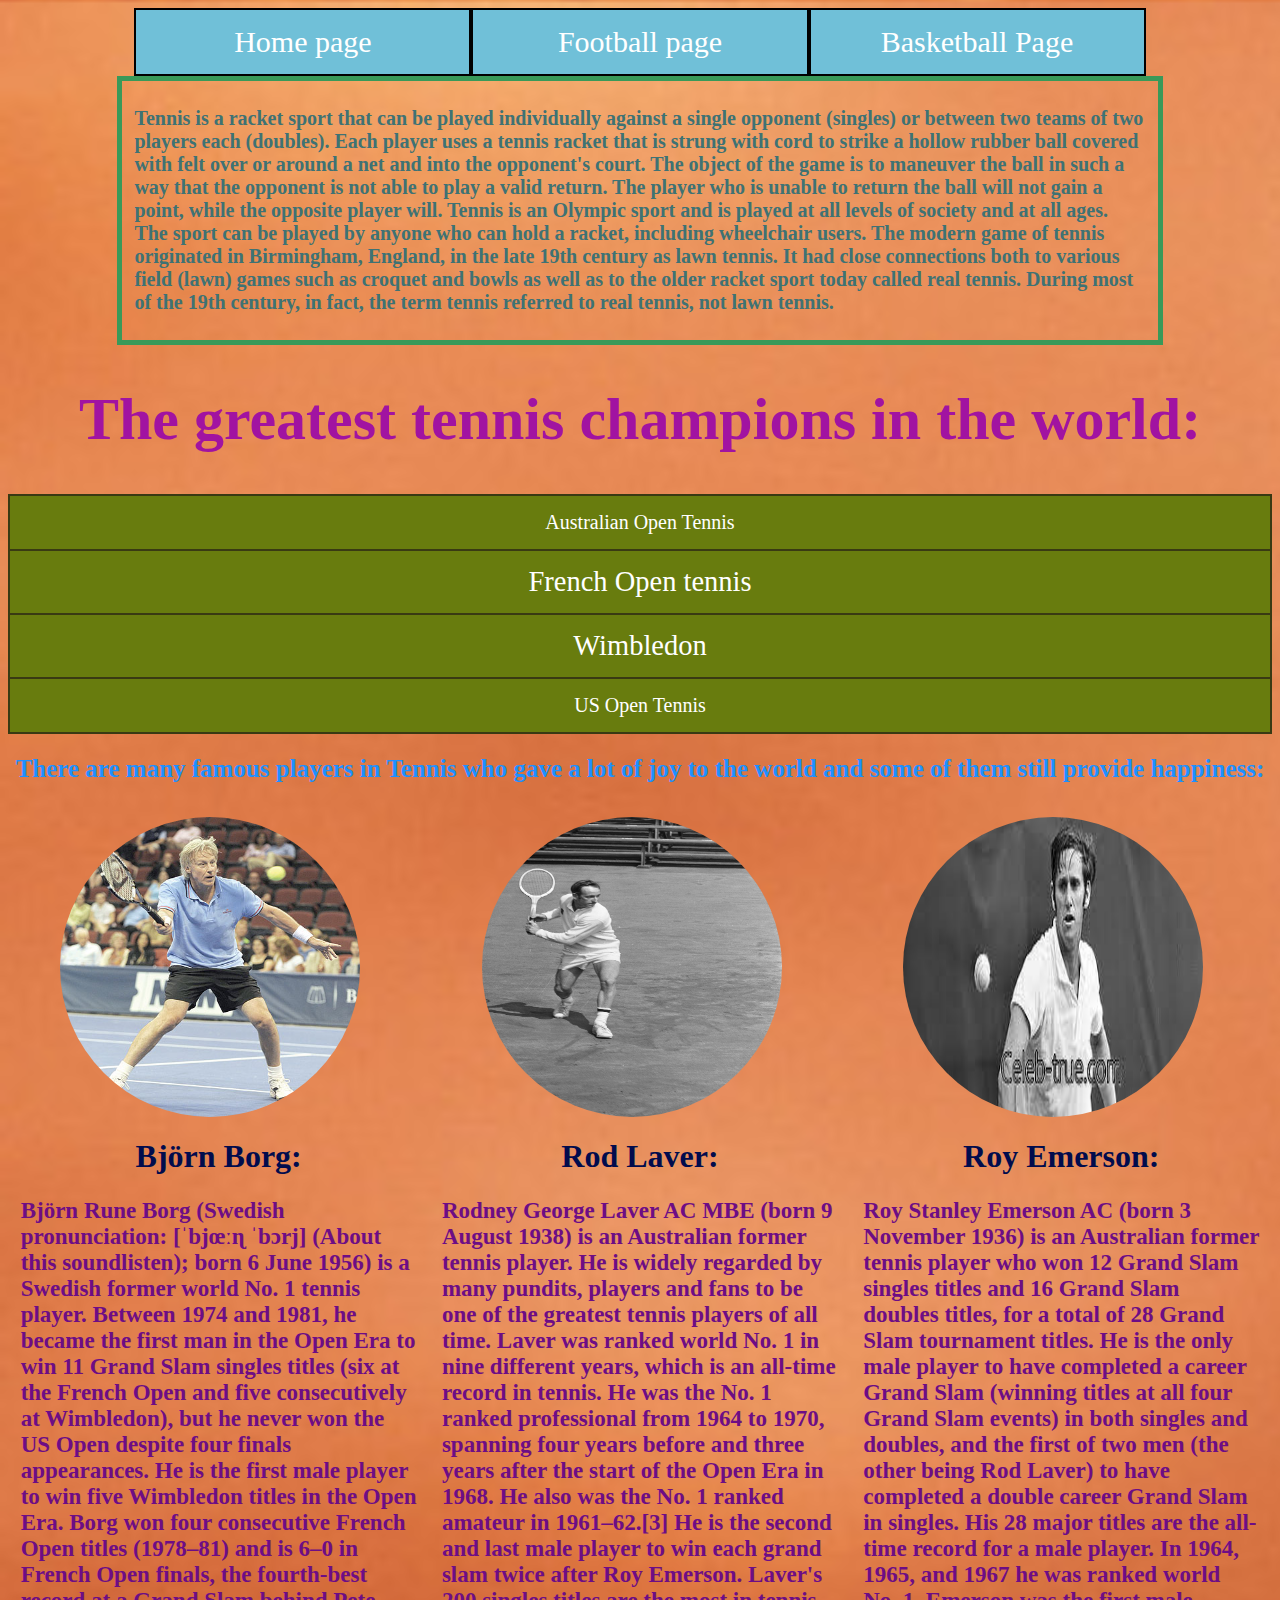
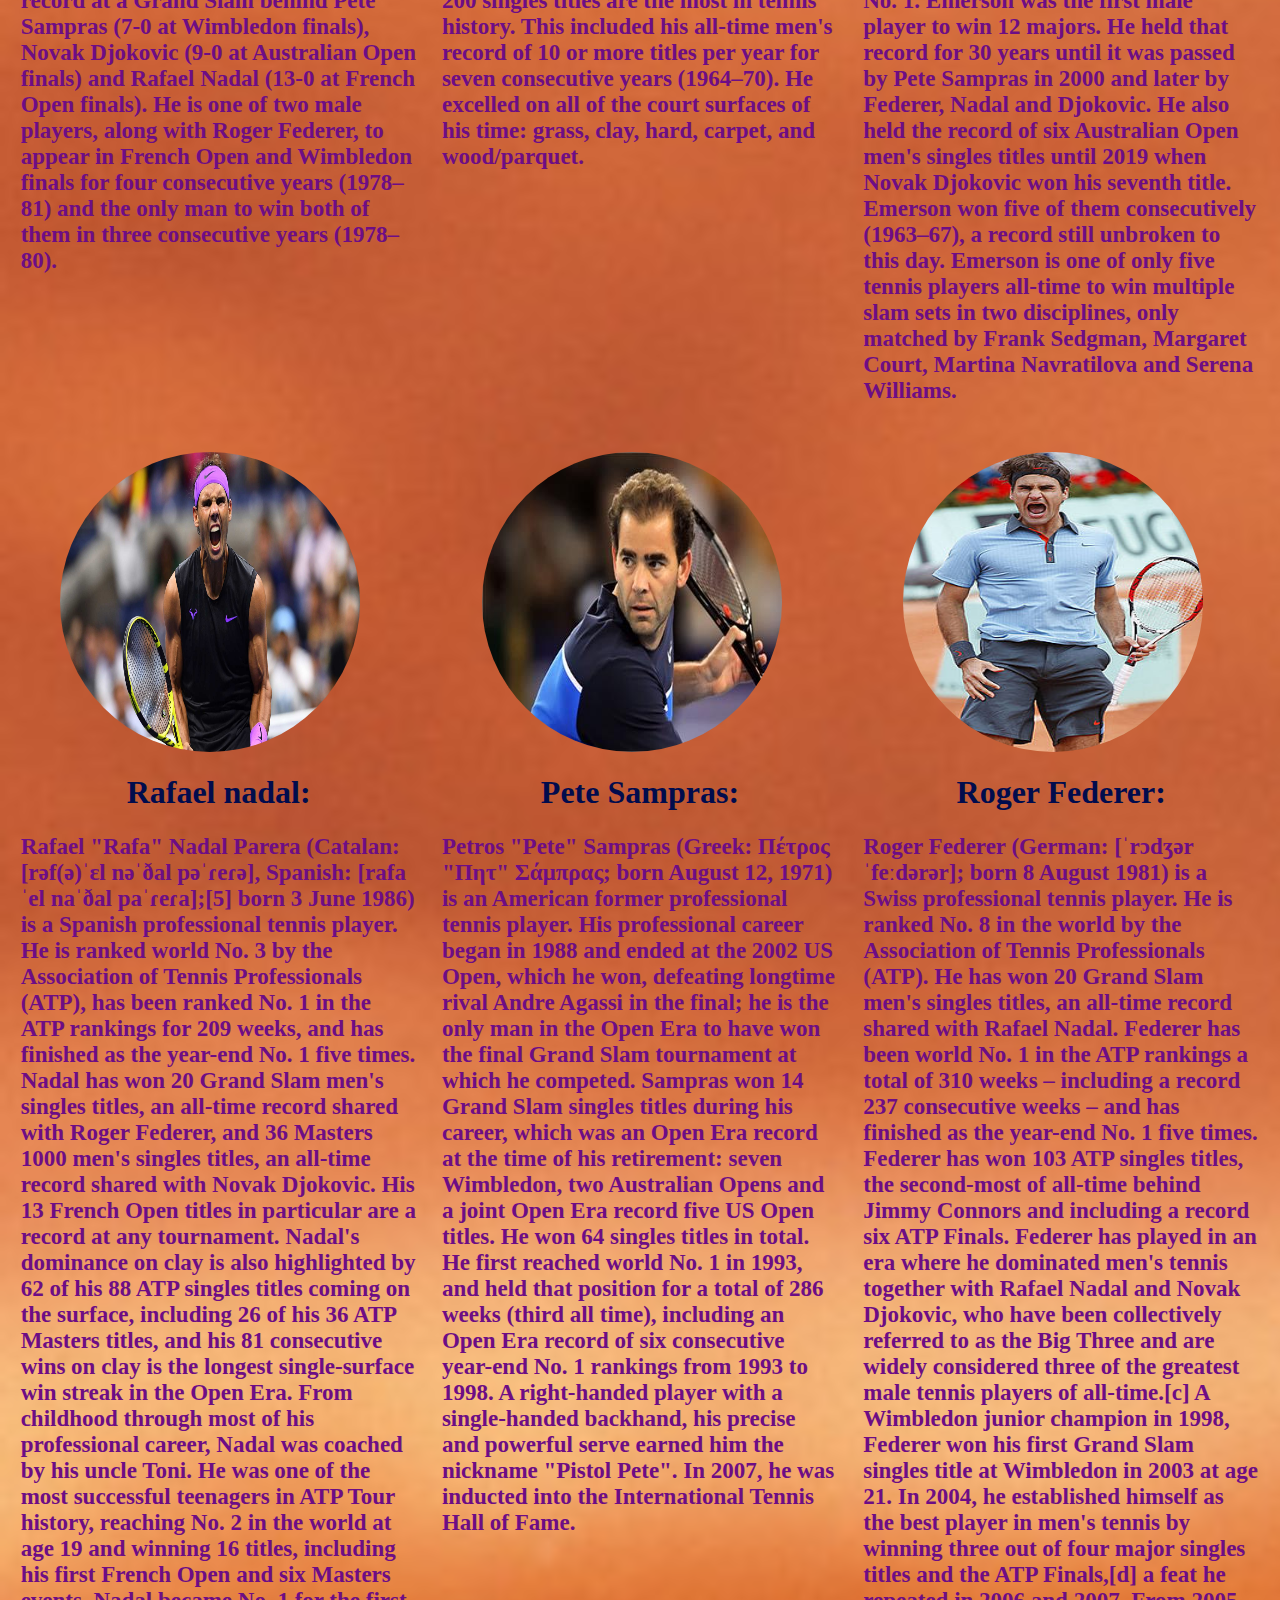
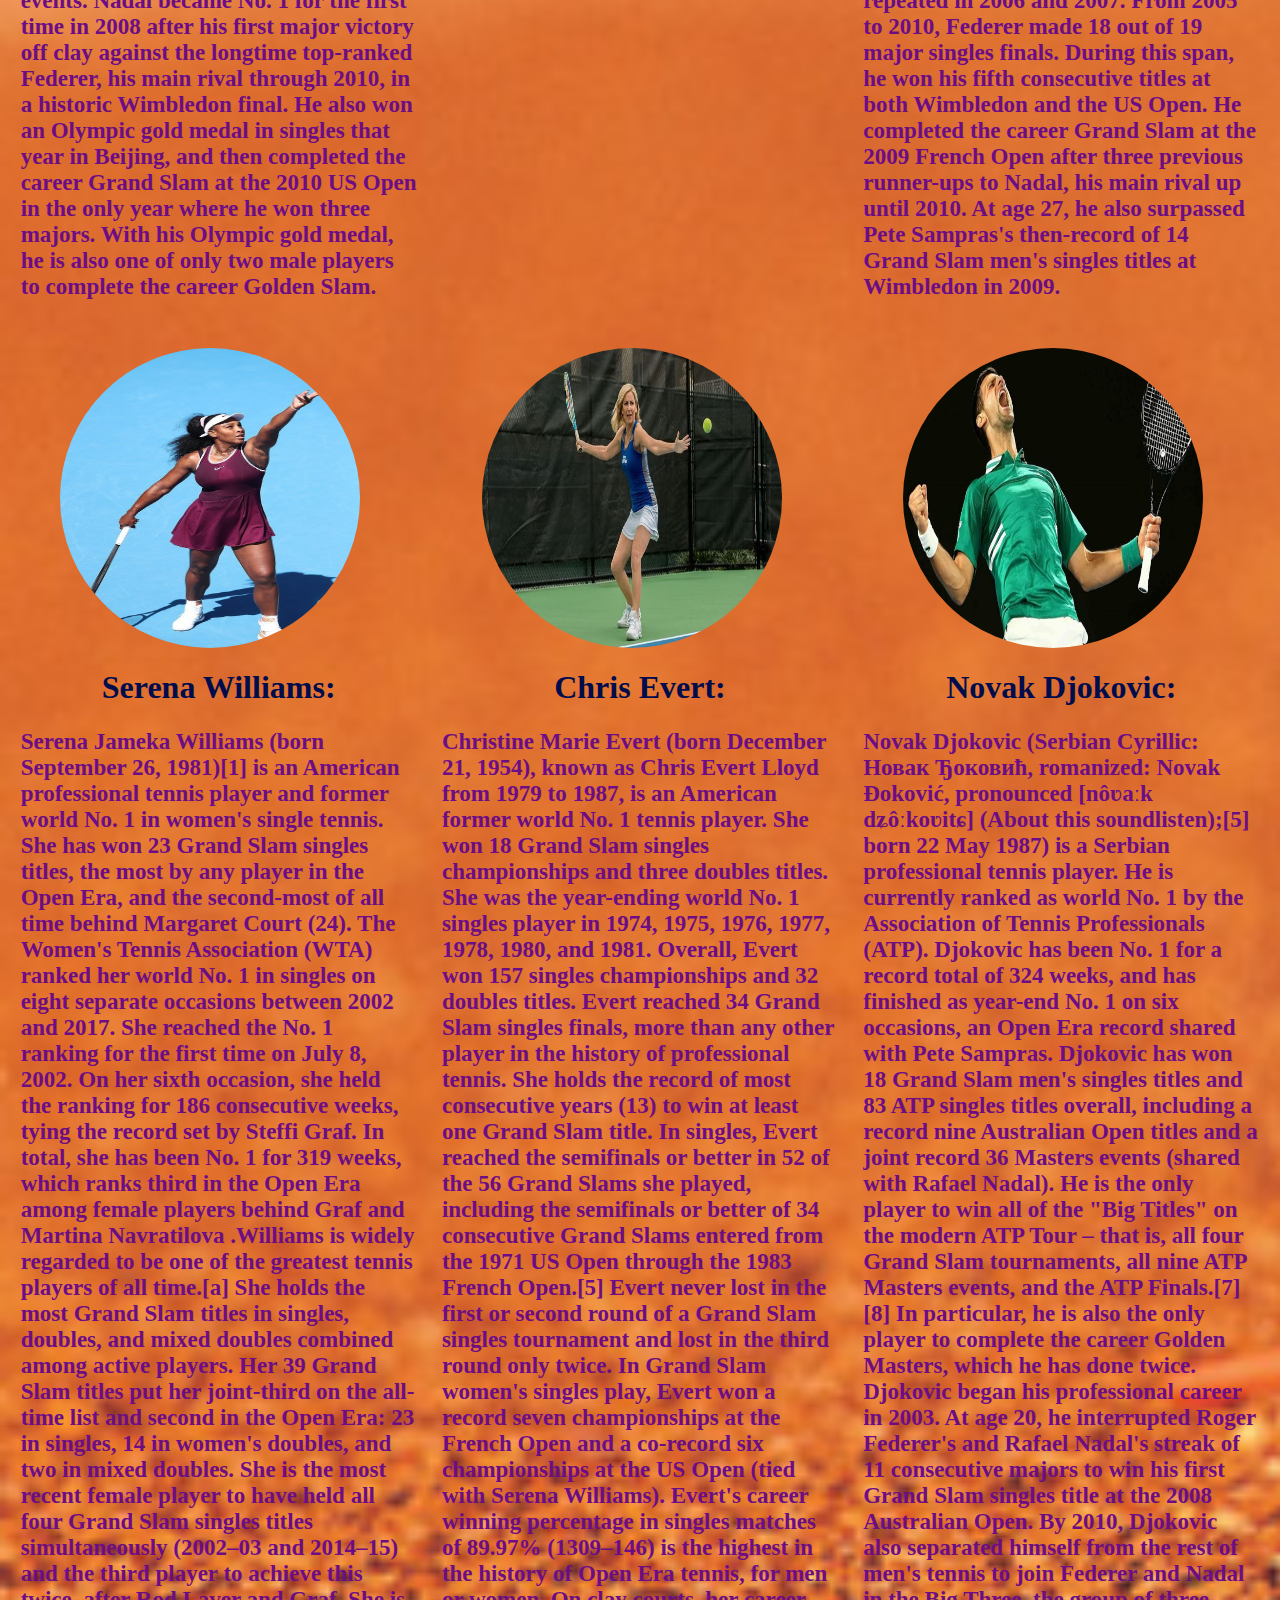
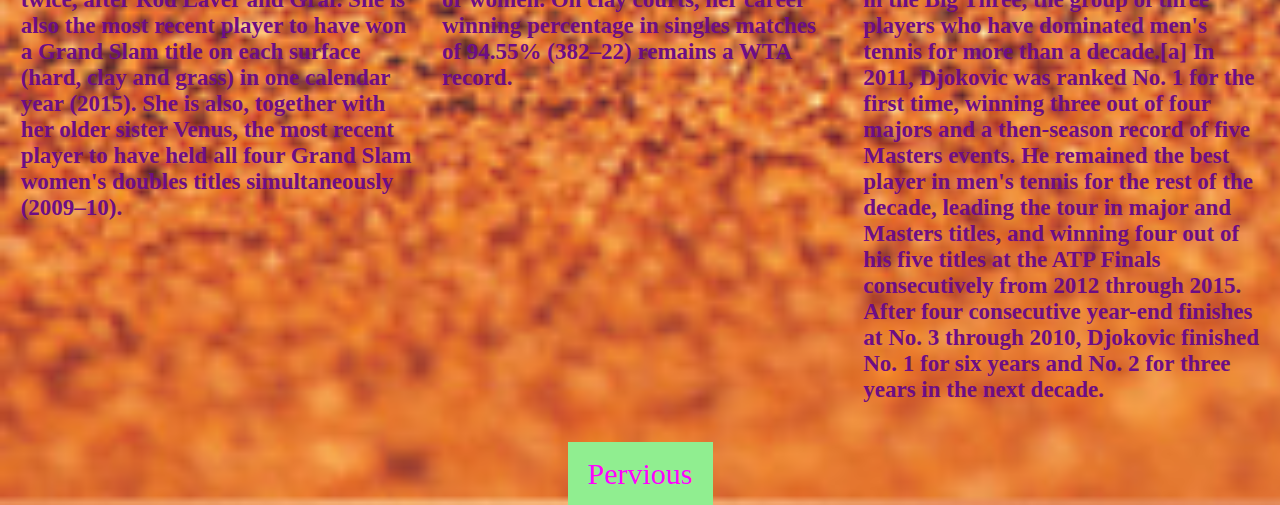
<file: index4.html>
<html>
    <head>
        <meta charset="utf-8" content="width=device-width ,intial scale=1.0"name="Tennis">
        <title>Tennis page</title>
        <link rel="stylesheet" href="index4.css">
    </head>
    <body>
        <div class="first">
            <ul>
                <li class="max"><a href="index1.html">Home page</a></li>
                <li class="max"><a href="index2.html">Football page</a></li>
                <li class="max"><a href="index3.html">Basketball Page</a></li>
            </ul>
        </div>
        <div style="width: 80%; margin: auto; font-size: 10px; border: 5px solid rgb(57, 153, 89);padding: 1%;color: rgb(62, 114, 116);" class="image">
            <h1>Tennis is a racket sport that can be played individually against a single opponent (singles) or between two teams of two players each (doubles).
                Each player uses a tennis racket that is strung with cord to strike a hollow rubber ball covered with felt over or around a net and into the opponent's
                court. The object of the game is to maneuver the ball in such a way that the opponent is not able to play a valid return. The player who is unable
                to return the ball will not gain a point, while the opposite player will. Tennis is an Olympic sport and is played at all levels of society and at
                all ages. The sport can be played by anyone who can hold a racket, including wheelchair users. The modern game of tennis originated in Birmingham,
                England, in the late 19th century as lawn tennis. It had close connections both to various field (lawn) games such as croquet and bowls as well
                as to the older racket sport today called real tennis. During most of the 19th century, in fact, the term tennis referred to real tennis,
                not lawn tennis.</h1>
        </div>
        <div class="leagues">
            <h1 style="text-align: center; color: rgb(161, 19, 161);">The greatest tennis champions in the world:</h1>
            <div class="divlist">
                <ul>
                    <li class="teams"><a a href="https://www.beinsports.com/ar/%D8%A8%D8%B7%D9%88%D9%84%D8%A9-%D8%A7%D8%B3%D8%AA%D8%B1%D8%A7%D9%84%D9%8A%D8%A7-%D8%A7%D9%84%D9%85%D9%81%D8%AA%D9%88%D8%AD%D8%A9/">Australian Open Tennis </a></li>
                    <li style="font-size: 28.5px;"><a a href="https://www.rolandgarros.com/en-us/" class="teams">French Open tennis</a></li>
                    <li style="font-size: 28.5px;"><a a href="https://www.wimbledon.com/" class="teams">Wimbledon</a></li>
                    <li><a href="https://www.usopen.org/index.html" class="teams">US Open Tennis</a></li>
                </ul>
            </div>
        </div>
        <h2>There are many famous players in Tennis who gave a lot of joy to the world and some of them still provide happiness:</h2>
        <div class="main">
            <div class="seconed">
                <img src="beron.jpg" alt="beron"name="beron" width="300px" height="300px">
                <h1>Björn Borg:</h1>
                <h3>Björn Rune Borg (Swedish pronunciation: [ˈbjœːɳ ˈbɔrj] (About this soundlisten); born 6 June 1956) is a Swedish former world No. 1 tennis player.
                    Between 1974 and 1981, he became the first man in the Open Era to win 11 Grand Slam singles titles (six at the French Open and five consecutively
                    at Wimbledon), but he never won the US Open despite four finals appearances. He is the first male player to win five Wimbledon titles in the Open
                    Era. Borg won four consecutive French Open titles (1978–81) and is 6–0 in French Open finals, the fourth-best record at a Grand Slam behind Pete
                    Sampras (7-0 at Wimbledon finals), Novak Djokovic (9-0 at Australian Open finals) and Rafael Nadal (13-0 at French Open finals). He is one of
                    two male players, along with Roger Federer, to appear in French Open and Wimbledon finals for four consecutive years (1978–81) and the only
                    man to win both of them in three consecutive years (1978–80).</h3>
            </div>

            <div class="seconed">
                <img src="rod.jpg" alt="rod" name="rod" width="300px" height="300px">
                <h1>Rod Laver:</h1>
                <h3>Rodney George Laver AC MBE (born 9 August 1938) is an Australian former tennis player. He is widely regarded by many pundits, players and fans to
                    be one of the greatest tennis players of all time. Laver was ranked world No. 1 in nine different years, which is an all-time record in tennis.
                    He was the No. 1 ranked professional from 1964 to 1970, spanning four years before and three years after the start of the Open Era in 1968. He
                    also was the No. 1 ranked amateur in 1961–62.[3] He is the second and last male player to win each grand slam twice after Roy Emerson.
                    Laver's 200 singles titles are the most in tennis history. This included his all-time men's record of 10 or more titles per year for seven
                    consecutive years (1964–70). He excelled on all of the court surfaces of his time: grass, clay, hard, carpet, and wood/parquet.</h3>
            </div>

            <div class="seconed">
                <img src="rewi.jpg" width="300px" height="300px" alt="LeBron" name="LeBron">
                <h1>Roy Emerson:</h1>
                <h3>Roy Stanley Emerson AC (born 3 November 1936) is an Australian former tennis player who won 12 Grand Slam singles titles and 16 Grand Slam doubles
                    titles, for a total of 28 Grand Slam tournament titles. He is the only male player to have completed a career Grand Slam (winning titles at all
                    four Grand Slam events) in both singles and doubles, and the first of two men (the other being Rod Laver) to have completed a double career Grand
                    Slam in singles. His 28 major titles are the all-time record for a male player. In 1964, 1965, and 1967 he was ranked world No. 1. Emerson was
                    the first male player to win 12 majors. He held that record for 30 years until it was passed by Pete Sampras in 2000 and later by Federer,
                    Nadal and Djokovic. He also held the record of six Australian Open men's singles titles until 2019 when Novak Djokovic won his seventh title.
                    Emerson won five of them consecutively (1963–67), a record still unbroken to this day. Emerson is one of only five tennis players all-time 
                    to win multiple slam sets in two disciplines, only matched by Frank Sedgman, Margaret Court, Martina Navratilova and Serena Williams.</h3>
            </div>

            <div class="seconed">
                <img src="rafial.jpg" alt="rafial" name="rafial" width="300px" height="300px">
                <h1>Rafael nadal:</h1>
                <h3>Rafael "Rafa" Nadal Parera (Catalan: [rəf(ə)ˈɛl nəˈðal pəˈɾeɾə], Spanish: [rafaˈel naˈðal paˈɾeɾa];[5] born 3 June 1986) is a Spanish professional
                    tennis player. He is ranked world No. 3 by the Association of Tennis Professionals (ATP), has been ranked No. 1 in the ATP rankings for 209 weeks,
                    and has finished as the year-end No. 1 five times. Nadal has won 20 Grand Slam men's singles titles, an all-time record shared with Roger Federer,
                    and 36 Masters 1000 men's singles titles, an all-time record shared with Novak Djokovic. His 13 French Open titles in particular are a record
                    at any tournament. Nadal's dominance on clay is also highlighted by 62 of his 88 ATP singles titles coming on the surface, including 26 of his
                    36 ATP Masters titles, and his 81 consecutive wins on clay is the longest single-surface win streak in the Open Era. From childhood through most
                    of his professional career, Nadal was coached by his uncle Toni. He was one of the most successful teenagers in ATP Tour history, reaching No.
                    2 in the world at age 19 and winning 16 titles, including his first French Open and six Masters events. Nadal became No. 1 for the first time
                    in 2008 after his first major victory off clay against the longtime top-ranked Federer, his main rival through 2010, in a historic Wimbledon
                    final. He also won an Olympic gold medal in singles that year in Beijing, and then completed the career Grand Slam at the 2010 US Open in
                    the only year where he won three majors. With his Olympic gold medal, he is also one of only two male players to complete the career Golden
                    Slam.</h3>
            </div>

            <div class="seconed">
                <img src="bet.jpg" alt="bet" name="bet" width="300px" height="300px">
                <h1>Pete Sampras:</h1>
                <h3>Petros "Pete" Sampras (Greek: Πέτρος "Πητ" Σάμπρας; born August 12, 1971) is an American former professional tennis player. His professional career
                    began in 1988 and ended at the 2002 US Open, which he won, defeating longtime rival Andre Agassi in the final; he is the only man in the Open Era
                    to have won the final Grand Slam tournament at which he competed. Sampras won 14 Grand Slam singles titles during his career, which was an Open
                    Era record at the time of his retirement: seven Wimbledon, two Australian Opens and a joint Open Era record five US Open titles. He won 64 singles
                    titles in total. He first reached world No. 1 in 1993, and held that position for a total of 286 weeks (third all time), including an Open Era 
                    record of six consecutive year-end No. 1 rankings from 1993 to 1998. A right-handed player with a single-handed backhand, his precise and powerful
                    serve earned him the nickname "Pistol Pete". In 2007, he was inducted into the International Tennis Hall of Fame.</h3>
            </div>

            <div class="seconed">
                <img src="roger.jpg" alt="roger" name="roger" width="300px" height="300px">
                <h1>Roger Federer:</h1>
                <h3>Roger Federer (German: [ˈrɔdʒər ˈfeːdərər]; born 8 August 1981) is a Swiss professional tennis player. He is ranked No. 8 in the world by the
                    Association of Tennis Professionals (ATP). He has won 20 Grand Slam men's singles titles, an all-time record shared with Rafael Nadal. Federer
                    has been world No. 1 in the ATP rankings a total of 310 weeks – including a record 237 consecutive weeks – and has finished as the year-end No. 
                    1 five times. Federer has won 103 ATP singles titles, the second-most of all-time behind Jimmy Connors and including a record six ATP Finals.
                    Federer has played in an era where he dominated men's tennis together with Rafael Nadal and Novak Djokovic, who have been collectively referred
                    to as the Big Three and are widely considered three of the greatest male tennis players of all-time.[c] A Wimbledon junior champion in 1998, 
                    Federer won his first Grand Slam singles title at Wimbledon in 2003 at age 21. In 2004, he established himself as the best player in men's
                    tennis by winning three out of four major singles titles and the ATP Finals,[d] a feat he repeated in 2006 and 2007. From 2005 to 2010, Federer
                    made 18 out of 19 major singles finals. During this span, he won his fifth consecutive titles at both Wimbledon and the US Open. He completed
                    the career Grand Slam at the 2009 French Open after three previous runner-ups to Nadal, his main rival up until 2010. At age 27, he also
                    surpassed Pete Sampras's then-record of 14 Grand Slam men's singles titles at Wimbledon in 2009.</h3>
            </div>

            <div class="seconed">
                <img src="serena.jpg" alt="serena" name="serena" width="300px" height="300px">
                <h1>Serena Williams:</h1>
                <h3>Serena Jameka Williams (born September 26, 1981)[1] is an American professional tennis player and former world No. 1 in women's single tennis.
                     She has won 23 Grand Slam singles titles, the most by any player in the Open Era, and the second-most of all time behind Margaret Court (24). 
                     The Women's Tennis Association (WTA) ranked her world No. 1 in singles on eight separate occasions between 2002 and 2017. She reached the No. 
                     1 ranking for the first time on July 8, 2002. On her sixth occasion, she held the ranking for 186 consecutive weeks, tying the record set by 
                     Steffi Graf. In total, she has been No. 1 for 319 weeks, which ranks third in the Open Era among female players behind Graf and Martina Navratilova
                     .Williams is widely regarded to be one of the greatest tennis players of all time.[a] She holds the most Grand Slam titles in singles, doubles,
                    and mixed doubles combined among active players. Her 39 Grand Slam titles put her joint-third on the all-time list and second in the Open Era:
                    23 in singles, 14 in women's doubles, and two in mixed doubles. She is the most recent female player to have held all four Grand Slam singles
                    titles simultaneously (2002–03 and 2014–15) and the third player to achieve this twice, after Rod Laver and Graf. She is also the most recent
                    player to have won a Grand Slam title on each surface (hard, clay and grass) in one calendar year (2015). She is also, together with her older
                    sister Venus, the most recent player to have held all four Grand Slam women's doubles titles simultaneously (2009–10).</h3>
            </div>

            <div class="seconed">
                <img src="evert.jpg" alt="evert" name="evert" width="300px" height="300px">
                <h1>Chris Evert:</h1>
                <h3>Christine Marie Evert (born December 21, 1954), known as Chris Evert Lloyd from 1979 to 1987, is an American former world No. 1 tennis player.
                    She won 18 Grand Slam singles championships and three doubles titles. She was the year-ending world No. 1 singles player in 1974, 1975, 1976, 1977,
                    1978, 1980, and 1981. Overall, Evert won 157 singles championships and 32 doubles titles. Evert reached 34 Grand Slam singles finals, more than any
                    other player in the history of professional tennis. She holds the record of most consecutive years (13) to win at least one Grand Slam title.
                    In singles, Evert reached the semifinals or better in 52 of the 56 Grand Slams she played, including the semifinals or better of 34 consecutive
                    Grand Slams entered from the 1971 US Open through the 1983 French Open.[5] Evert never lost in the first or second round of a Grand Slam singles
                    tournament and lost in the third round only twice. In Grand Slam women's singles play, Evert won a record seven championships at the French
                    Open and a co-record six championships at the US Open (tied with Serena Williams). Evert's career winning percentage in singles matches of
                    89.97% (1309–146) is the highest in the history of Open Era tennis, for men or women. On clay courts, her career winning percentage in singles 
                    matches of 94.55% (382–22) remains a WTA record.</h3>
            </div>

            <div class="seconed" id="ibrahimovic">
                <img src="deko.jpg" alt="dekovic" name="dekovic" width="300px" height="300px">
                <h1>Novak Djokovic:</h1>
                <h3>Novak Djokovic (Serbian Cyrillic: Новак Ђоковић, romanized: Novak Đoković, pronounced [nôʋaːk dʑôːkoʋitɕ] (About this soundlisten);[5] born 22 May
                     1987) is a Serbian professional tennis player. He is currently ranked as world No. 1 by the Association of Tennis Professionals (ATP). Djokovic
                      has been No. 1 for a record total of 324 weeks, and has finished as year-end No. 1 on six occasions, an Open Era record shared with Pete Sampras.
                    Djokovic has won 18 Grand Slam men's singles titles and 83 ATP singles titles overall, including a record nine Australian Open titles and a joint
                     record 36 Masters events (shared with Rafael Nadal). He is the only player to win all of the "Big Titles" on the modern ATP Tour – that is, all 
                     four Grand Slam tournaments, all nine ATP Masters events, and the ATP Finals.[7][8] In particular, he is also the only player to complete the 
                     career Golden Masters, which he has done twice. Djokovic began his professional career in 2003. At age 20, he interrupted Roger Federer's and 
                     Rafael Nadal's streak of 11 consecutive majors to win his first Grand Slam singles title at the 2008 Australian Open. By 2010, Djokovic also 
                     separated himself from the rest of men's tennis to join Federer and Nadal in the Big Three, the group of three players who have dominated men's
                      tennis for more than a decade.[a] In 2011, Djokovic was ranked No. 1 for the first time, winning three out of four majors and a then-season 
                      record of five Masters events. He remained the best player in men's tennis for the rest of the decade, leading the tour in major and Masters 
                      titles, and winning four out of his five titles at the ATP Finals consecutively from 2012 through 2015. After four consecutive year-end finishes
                       at No. 3 through 2010, Djokovic finished No. 1 for six years and No. 2 for three years in the next decade.</h3>
            </div>
        </div><br>
        <center>
            <a class="link1" href="index3.html">Pervious</a>
        </center>
    </body>
</html>
</file>
<file: index.css>
body{
    background-image: url("back.jpg");
    background-repeat: no-repeat;
    background-size: cover;
}
h1
{
    text-align: center; color:rgb(102, 25, 109);
}
table
{
    width: 100%;height: 70%;
}
th
{
    width:50%;text-align: right; color: rgb(60, 117, 93); font-size: 30px;
}
td
{
    width:50%;text-align: left; font-size: 30px;color: rgb(0, 60, 255);
}
.t1
{
    width: 50%;
    padding: 0.5%;
    margin-left: 5%;
    font-size: 20px;
}
@media screen and (max-width:500px){
    body{background-size: cover;}
    table{width: 100%;}
    th,td{font-size: 20px}
    t1{width: 30%; font-size: 15px; margin-left: 10px;}
}
</file>
<file: Home.css>
body
{
    background-color: beige;
}
h1{text-align: center;}
.login{float: right;padding: 0;margin-top:10px;}
.login a{text-decoration: none; padding: 15px 60px; background-color: rgb(13, 160, 165); color:bisque;border-radius: 50%;margin-top: 5px;} 

.slide1{width: 1400px; margin: auto; overflow: hidden;margin-top: 20px;}
.slide1 figure{position: relative; width: 500%; margin: 0; left: 0; animation: 20s slider ease-in-out infinite;}
.slide1 figure img{
    width: 1400px;
    height: 600px;
    float: left;
    opacity: 0.8;
}
.slide1 figure img:hover{opacity: 1.5;}

.slide2{width: 1400px; margin: auto; overflow: hidden;margin-top: 10px;}
.slide2 figure{position: relative; width: 500%; margin: 0; left: 0; animation: 20s slider ease-in-out infinite;}
.slide2 figure img{
    width: 1400px;
    height: 600px;
    float: left;
    opacity: 0.7;
}
.slide2 figure img:hover{opacity: 1.5;}

.slide3{width: 1400px; margin: auto; overflow: hidden;margin-top: 10px;}
.slide3 figure{position: relative; width: 500%; margin: 0; left: 0; animation: 20s slider ease-in-out infinite;}
.slide3 figure img{
    width: 1400px;
    height: 600px;
    float: left;
    opacity: 0.7;
}
.slide3 figure img:hover{opacity: 1.5;}

.slide4{width: 1400px; margin: auto; overflow: hidden;margin-top: 10px;}
.slide4 figure{position: relative; width: 500%; margin: 0; left: 0; animation: 20s slider ease-in-out infinite;}
.slide4 figure img{
    width: 1400px;
    height: 600px;
    float: left;
    opacity: 0.7;
}
.slide4 figure img:hover{opacity: 1.5;}

@keyframes slider{
    0%{left: 0;}
    25%{left: -100%;}
    50%{left: -200%;}
    75%{left: -300%;}
    100%{left: -400%;}
}
@media screen and (max-width:900px){
    .slide1{width: 800px;}
    .slide1 figure img{ width: 800px;}
    .slide2{width: 800px;}
    .slide2 figure img{ width: 800px;}
    .slide3{width: 800px;}
    .slide3 figure img{ width: 800px;}
    .slide4{width: 800ox;}
    .slide4 figure img{ width: 800px;}
}
</file>
<file: index1.css>
body
{
    background-image: url("back1.jpg");
    background-repeat: no-repeat;
    background-size:cover;
}
.main
{
    width: 80%;
    margin: auto;
    padding: 0;
    font-size: 30px;
}
.main ul
{
    list-style-type: none;
    margin: 0;
    padding: 0;
    overflow: hidden;
    background-color: black;
    text-align: center;
}
.main ul li
{
    float: left;
    width: 33.3333%;
}
li a
{
    display: block;
    padding:15px 20px;
    margin: 2px;
    background-color: rgb(112, 192, 216);
    text-decoration: none;
    color: rgb(255, 255, 255);
}
li a:hover{
    background-color: rgb(49, 136, 14);
}
.sport
{
    width: 80%;
    margin: auto;
}
h1{text-align: center; color: rgb(164, 170, 201); font-size: 40px;}
p{color:rgb(164, 202, 74);font-size: 30px;}
h2{color: rgb(202, 60, 41);}
.type
{
    width: 90%;
    margin: auto;
    padding: 0;
    font-size: 20px;
}
.type ul
{
    list-style-type: none;
    margin: 0;
    padding: 0;
    overflow: hidden;
    text-align: center;
}
.type ul li 
{
    float: left;
    width: 10%;
    display: block;
    padding:15px 20px;
    margin: 3px;
    background-color: rgb(112, 192, 216);
}
.type ul li:hover
{
    background-color: rgb(128, 49, 88);
} 
.link1
{
    text-align: center;text-decoration: none;padding: 15px;margin: 0;background-color: forestgreen;width: 10%;float: right;color: fuchsia;font-size: 30px;
}
.link2
{
    text-align: center;text-decoration: none;padding: 15px;margin: 0;background-color: forestgreen;width: 10%;float: left;color: fuchsia;font-size: 30px;
}
.link1:hover{background-color: burlywood;}
.link2:hover{background-color: burlywood;}
@media screen and (max-width:1535px){
    .main ul li{float: none;width: 100%;}
    .type ul li {float: none;width: 100%;}
    .link1{width: 20%;}
    .link2{width: 20%;}
}
</file>
<file: index2.css>
body{background-image: url("back2.jpg");background-repeat: no-repeat; background-size: cover;}
.first
{
    width: 80%;
    margin: auto;
    padding: 0;
    font-size: 30px;
}
.first ul
{
    list-style-type: none;
    margin: 0;
    padding: 0;
    overflow: hidden;
    background-color: black;
    text-align: center;
}
.first ul li
{
    float: left;
    width: 33.3333%;
}
.first ul li a
{
    display: block;
    padding:15px 20px;
    margin: 2px;
    background-color: rgb(112, 192, 216);
    text-decoration: none;
    color: rgb(255, 255, 255);
}
.first li a:hover{
    background-color: rgb(49, 136, 14);
}
.image{background-image: url("football.jpg")}
h2{text-align: center; font-size:25px;}
.leagues{
    width: 100%;
    margin: auto;
    padding: 0;
    font-size: 30px;
}
.leagues ul
{
    list-style-type: none;
    margin: 0;
    padding: 0;
    overflow: hidden;
    background-color: rgb(43, 148, 180);
    text-align: center;
}
.leagues ul li
{
    float: left;
    width: 25%;
}
.leagues ul li a
{
    display: block;
    padding:15px 20px;
    margin: 2px;
    background-color: rgb(107, 76, 9);
    text-decoration: none;
    color: rgb(255, 255, 255);
}
.leagues li a:hover{
    background-color: rgb(64, 5, 70);
}
.ulteams{display: none;}
.teams:hover .ulteams{display: block;}
img{border-radius: 50%; margin-left: 10%;}
.main{display: flex; flex-wrap: wrap;}
.seconed{width: 31.333%; padding: 1%;}
.seconed h1{color: rgb(26, 13, 116); text-align: center;}
.link1
{
    text-align: center;text-decoration: none;padding: 15px;margin: 0;background-color: forestgreen;width: 30%;float: right;color: fuchsia;font-size: 30px;
}
.link2
{
    text-align: center;text-decoration: none;padding: 15px;margin: 0;background-color: forestgreen;width: 30%;float: left;color: fuchsia;font-size: 30px;
}
.link1:hover{background-color: burlywood;}
.link2:hover{background-color: burlywood;}
@media screen and (max-width:1000px){
    .max{font-size: 20px;}
    .seconed{width: 46%; padding: 2%;}
    #ibrahimovic{margin-left: 25%;}
    .link1{width: 20%;}
    .link2{width: 20%;}
    .teams{font-size: 20px;}
}
@media screen and (max-width:750px){
    .first ul li{float: none;width: 100%;}
    .seconed{width: 96%; padding: 2%; margin: auto;}
    .seconed img{margin-left: 28%;}
    #ibrahimovic{margin-right: 28%;}
    .link1{width: 20%;}
    .link2{width: 20%;}
    .teams{font-size: 17px;}
}
@media screen and (max-width:650px){
    .teams{font-size: 10px;}
}
@media screen and (max-width:1500px){
    .image{background-image:none}
}
</file>
<file: index3.css>
body{background-image: url("back3.jpg"); background-repeat: no-repeat; background-size: cover;}
.first
{
    width: 80%;
    margin: auto;
    padding: 0;
    font-size: 30px;
}
.first ul
{
    list-style-type: none;
    margin: 0;
    padding: 0;
    overflow: hidden;
    background-color: black;
    text-align: center;
}
.first ul li
{
    float: left;
    width: 33.3333%;
}
li a
{
    display: block;
    padding:15px 20px;
    margin: 2px;
    background-color: rgb(112, 192, 216);
    text-decoration: none;
    color: rgb(255, 255, 255);
}
li a:hover{
    background-color: rgb(49, 136, 14);
}
.leagues{
    width: 100%;
    margin: auto;
    padding: 0;
    font-size: 30px;
}
.leagues ul
{
    list-style-type: none;
    margin: 0;
    padding: 0;
    overflow: hidden;
    background-color: rgb(43, 148, 180);
    text-align: center;
}
.leagues ul li
{
    float: left;
    width: 25%;
}
.leagues ul li a
{
    display: block;
    padding:15px 20px;
    margin: 2px;
    background-color: rgb(34, 22, 78);
    text-decoration: none;
    color: rgb(255, 255, 255);
}
.leagues li a:hover{
    background-color: rgb(136, 228, 32);
}
.image{background-image: url("basketball.jpg");}
h2{text-align: center; font-size:25px; color: dodgerblue ;}
img{border-radius: 50%; margin-left: 10%;}
.main{display: flex; flex-wrap: wrap;}
.seconed{width: 31.333%; padding: 1%;}
.seconed h1{color: rgb(16, 183, 189);text-align: center;}
.seconed h3{font-size: 23px; color: rgb(230, 236, 225);}
.link1
{
    text-align: center;text-decoration: none;padding: 15px;margin: 0;background-color: forestgreen;width: 30%;float: right;color: fuchsia;font-size: 30px;
}
.link2
{
    text-align: center;text-decoration: none;padding: 15px;margin: 0;background-color: forestgreen;width: 30%;float: left;color: fuchsia;font-size: 30px;
}
.link1:hover{background-color: burlywood;}
.link2:hover{background-color: burlywood;}
@media screen and (max-width:1200px){
    .max{font-size: 20px;}
    .seconed{width: 46%; padding: 2%;}
    #ibrahimovic{margin-left: 25%;}
    .link1{width: 20%;}
    .link2{width: 20%;}
    .teams{font-size: 20px; float: none; width: 100%;}
}
@media screen and (max-width:750px){
    .first ul li{float: none;width: 100%;}
    .seconed{width: 96%; padding: 2%;}
    .seconed img{margin-left: 28%;}
    #ibrahimovic{margin-right: 28%;}
    .link1{width: 20%;}
    .link2{width: 20%;}
}
@media screen and (max-width:1530px){
    .image{background-image:none};
    .teams{font-size: 20px;}
    .divlist ul li {font-size: 20px;float: none; width: 100%;};
}
</file>
<file: index4.css>
body{background-image: url("back4.jpg"); background-repeat: repeat; background-size: cover;}
.first
{
    width: 80%;
    margin: auto;
    padding: 0;
    font-size: 30px;
}
.first ul
{
    list-style-type: none;
    margin: 0;
    padding: 0;
    overflow: hidden;
    background-color: black;
    text-align: center;
}
.first ul li
{
    float: left;
    width: 33.3333%;
}
li a
{
    display: block;
    padding:15px 20px;
    margin: 2px;
    background-color: rgb(112, 192, 216);
    text-decoration: none;
    color: rgb(255, 255, 255);
}
li a:hover{
    background-color: rgb(49, 136, 14);
}
.leagues{
    width: 100%;
    margin: auto;
    padding: 0;
    font-size: 30px;
}
.leagues ul
{
    list-style-type: none;
    margin: 0;
    padding: 0;
    overflow: hidden;
    background-color: rgb(57, 58, 19);
    text-align: center;
}
.leagues ul li
{
    float: left;
    width: 25%;
}
.leagues ul li a
{
    display: block;
    padding:15px 20px;
    margin: 2px;
    background-color: rgb(104, 124, 14);
    text-decoration: none;
    color: rgb(255, 255, 255);
}
.leagues li a:hover{
    background-color: rgb(53, 33, 10);
}
.image{background-image: url("tennis.jpg"); background-size:contain; background-repeat: repeat;}
h2{text-align: center; font-size:25px; color: dodgerblue ;}
img{border-radius: 50%; margin-left: 10%;}
.main{display: flex; flex-wrap: wrap;}
.seconed{width: 31.333%; padding: 1%;}
.seconed h1{color: rgb(1, 12, 77);text-align: center;}
.seconed h3{font-size: 23px; color: rgb(109, 13, 133);}
.link1
{
    text-align: center;color: fuchsia;font-size: 30px;margin:0;text-decoration: none;padding: 15px 20px;background-color: lightgreen;
}
.link1:hover{background-color: burlywood;}
@media screen and (max-width:1200px){
    .max{font-size: 20px;}
    .seconed{width: 46%; padding: 2%;}
    #ibrahimovic{margin-left: 25%;}
    .link1{width: 20%;}
    .link2{width: 20%;}
    .teams{font-size: 20px; float: none; width: 100%;}
}
@media screen and (max-width:750px){
    .first ul li{float: none;width: 100%;}
    .seconed{width: 96%; padding: 2%;}
    .seconed img{margin-left: 28%;}
    #ibrahimovic{margin-right: 28%;}
    .link1{width: 20%;}
    .link2{width: 20%;}
}
@media screen and (max-width:1530px){
    .image{background-image:none};
    .teams{font-size: 20px;}
    .divlist ul li {font-size: 20px;float: none; width: 100%;};
}
</file>
